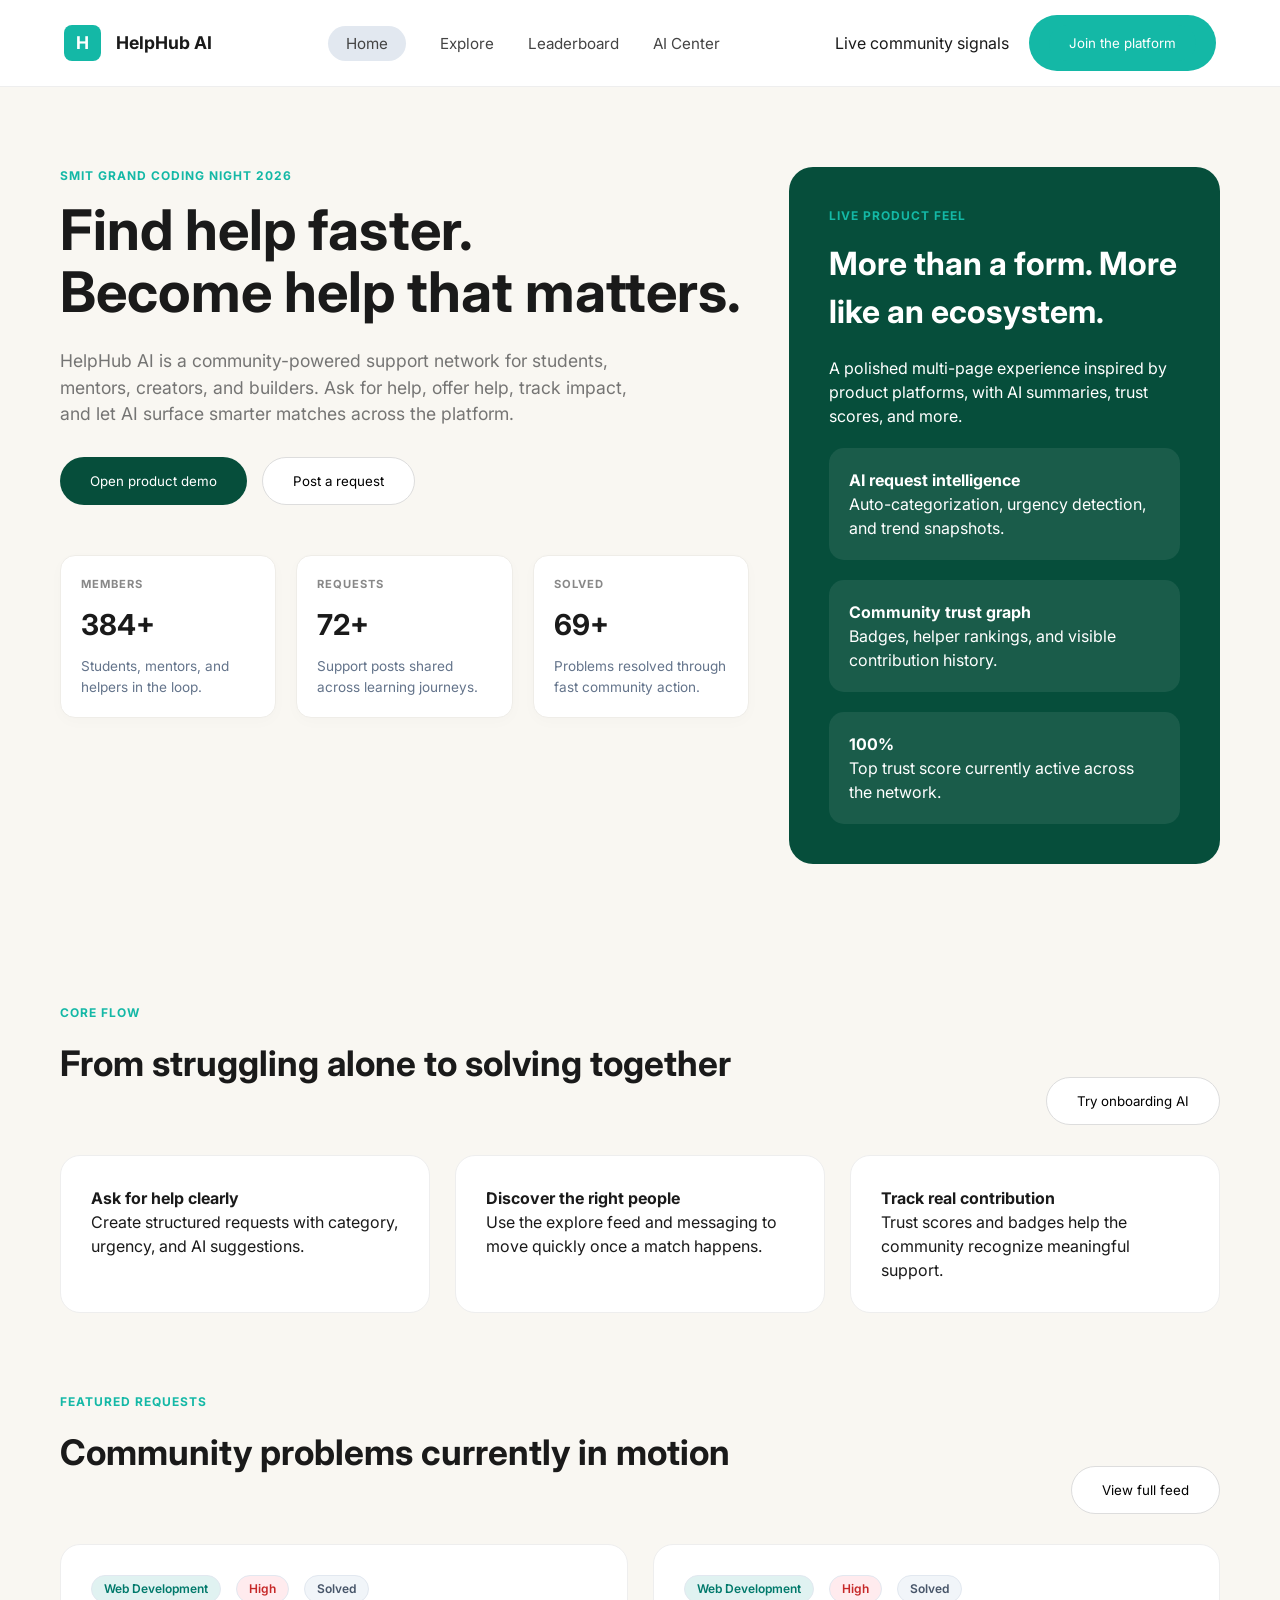
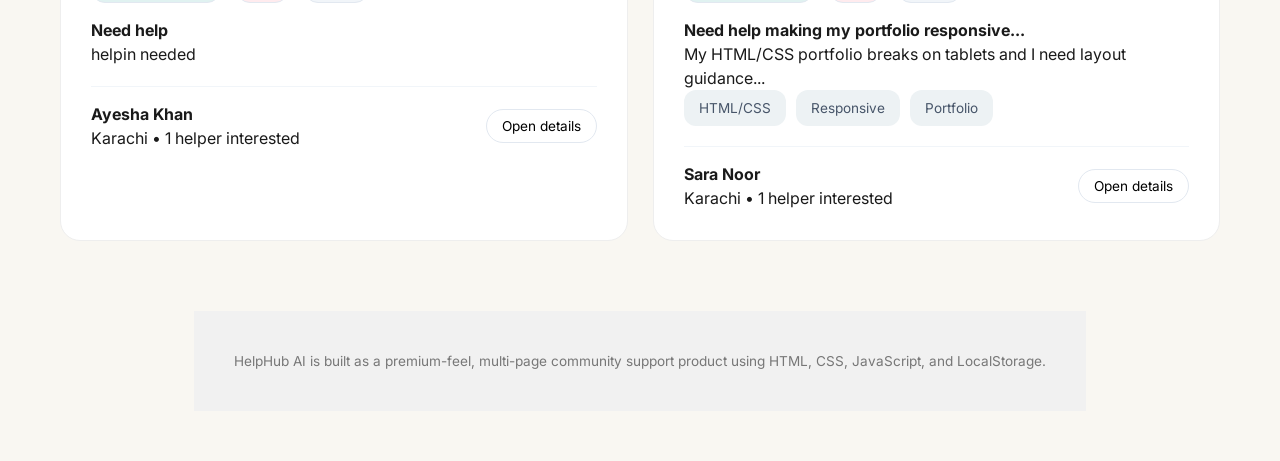
<file: hathkhoun websites/index.html>
<!DOCTYPE html>
<html lang="en">
<head>
    <meta charset="UTF-8">
    <meta name="viewport" content="width=device-width, initial-scale=1.0">
    <title>HelpHub AI - Landing Page</title>
    <link rel="stylesheet" href="style.css">
    <link href="https://fonts.googleapis.com/css2?family=Inter:wght@400;500;600;700&display=swap" rel="stylesheet">
</head>
<body>

    <header class="navbar">
        <div class="logo">
            <span class="logo-box">H</span> HelpHub AI
        </div>
        <nav>
            <a href="./index.html" class="active">Home</a>
            <a href="./explore.html">Explore</a>
            <a href="./leaderboard.html">Leaderboard</a>
            <a href="./aicenter.html">AI Center</a>
        </nav>
        <div class="nav-right">
            <span class="signals">Live community signals</span>
            <a class="btn-primary" href="./login.html">
   <button class="btn-primary">Join the platform</button>
</a>
           
        </div>
    </header>

    <main class="wrapper">
        <section class="hero-grid">
            <div class="hero-content">
                <p class="tagline">SMIT GRAND CODING NIGHT 2026</p>
                <h1>Find help faster.<br>Become help that matters.</h1>
                <p class="sub-text">HelpHub AI is a community-powered support network for students, mentors, creators, and builders. Ask for help, offer help, track impact, and let AI surface smarter matches across the platform.</p>
                <div class="hero-btns">
                    <button class="btn-dark">Open product demo</button>
                    <button class="btn-light">Post a request</button>
                </div>
                <div class="stats-row">
                    <div class="stat-card">
                        <p class="label">MEMBERS</p>
                        <h3>384+</h3>
                        <p>Students, mentors, and helpers in the loop.</p>
                    </div>
                    <div class="stat-card">
                        <p class="label">REQUESTS</p>
                        <h3>72+</h3>
                        <p>Support posts shared across learning journeys.</p>
                    </div>
                    <div class="stat-card">
                        <p class="label">SOLVED</p>
                        <h3>69+</h3>
                        <p>Problems resolved through fast community action.</p>
                    </div>
                </div>
            </div>

            <div class="side-feature">
                <p class="tagline">LIVE PRODUCT FEEL</p>
                <h2 class="h2">More than a form. More like an ecosystem.</h2>
                <p>A polished multi-page experience inspired by product platforms, with AI summaries, trust scores, and more.</p>
                <div class="feature-item">
                    <h4>AI request intelligence</h4>
                    <p>Auto-categorization, urgency detection, and trend snapshots.</p>
                </div>
                <div class="feature-item">
                    <h4>Community trust graph</h4>
                    <p>Badges, helper rankings, and visible contribution history.</p>
                </div>
                <div class="feature-item">
                    <h4>100%</h4>
                    <p>Top trust score currently active across the network.</p>
                </div>
            </div>
        </section>

        <section class="core-flow">
            <div class="section-header">
                <div>
                    <p class="tagline">CORE FLOW</p>
                    <h2>From struggling alone to solving together</h2>
                </div>
                <button class="btn-light">Try onboarding AI</button>
            </div>
            <div class="flow-grid">
                <div class="flow-card">
                    <h4>Ask for help clearly</h4>
                    <p>Create structured requests with category, urgency, and AI suggestions.</p>
                </div>
                <div class="flow-card">
                    <h4>Discover the right people</h4>
                    <p>Use the explore feed and messaging to move quickly once a match happens.</p>
                </div>
                <div class="flow-card">
                    <h4>Track real contribution</h4>
                    <p>Trust scores and badges help the community recognize meaningful support.</p>
                </div>
            </div>
        </section>

        <section class="requests-section">
            <div class="section-header">
                <div>
                    <p class="tagline">FEATURED REQUESTS</p>
                    <h2>Community problems currently in motion</h2>
                </div>
                <button class="btn-light">View full feed</button>
            </div>
            <div class="request-grid">
                <div class="request-card">
                    <div class="tags">
                        <span class="tag tech">Web Development</span>
                        <span class="tag high">High</span>
                        <span class="tag solved">Solved</span>
                    </div>
                    <h4>Need help</h4>
                    <p>helpin needed</p>
                    <div class="card-footer">
                        <div>
                            <strong>Ayesha Khan</strong>
                            <p>Karachi • 1 helper interested</p>
                        </div>
                        <button class="btn-open">Open details</button>
                    </div>
                </div>
                <div class="request-card">
                    <div class="tags">
                        <span class="tag tech">Web Development</span>
                        <span class="tag high">High</span>
                        <span class="tag solved">Solved</span>
                    </div>
                    <h4>Need help making my portfolio responsive...</h4>
                    <p>My HTML/CSS portfolio breaks on tablets and I need layout guidance...</p>
                    <div class="inner-tags">
                        <span>HTML/CSS</span> <span>Responsive</span> <span>Portfolio</span>
                    </div>
                    <div class="card-footer">
                        <div>
                            <strong>Sara Noor</strong>
                            <p>Karachi • 1 helper interested</p>
                        </div>
                        <button class="btn-open">Open details</button>
                    </div>
                </div>
            </div>
        </section>
    </main>

    <footer class="main-footer">
        HelpHub AI is built as a premium-feel, multi-page community support product using HTML, CSS, JavaScript, and LocalStorage.
    </footer>

</body>
</html>
</file>
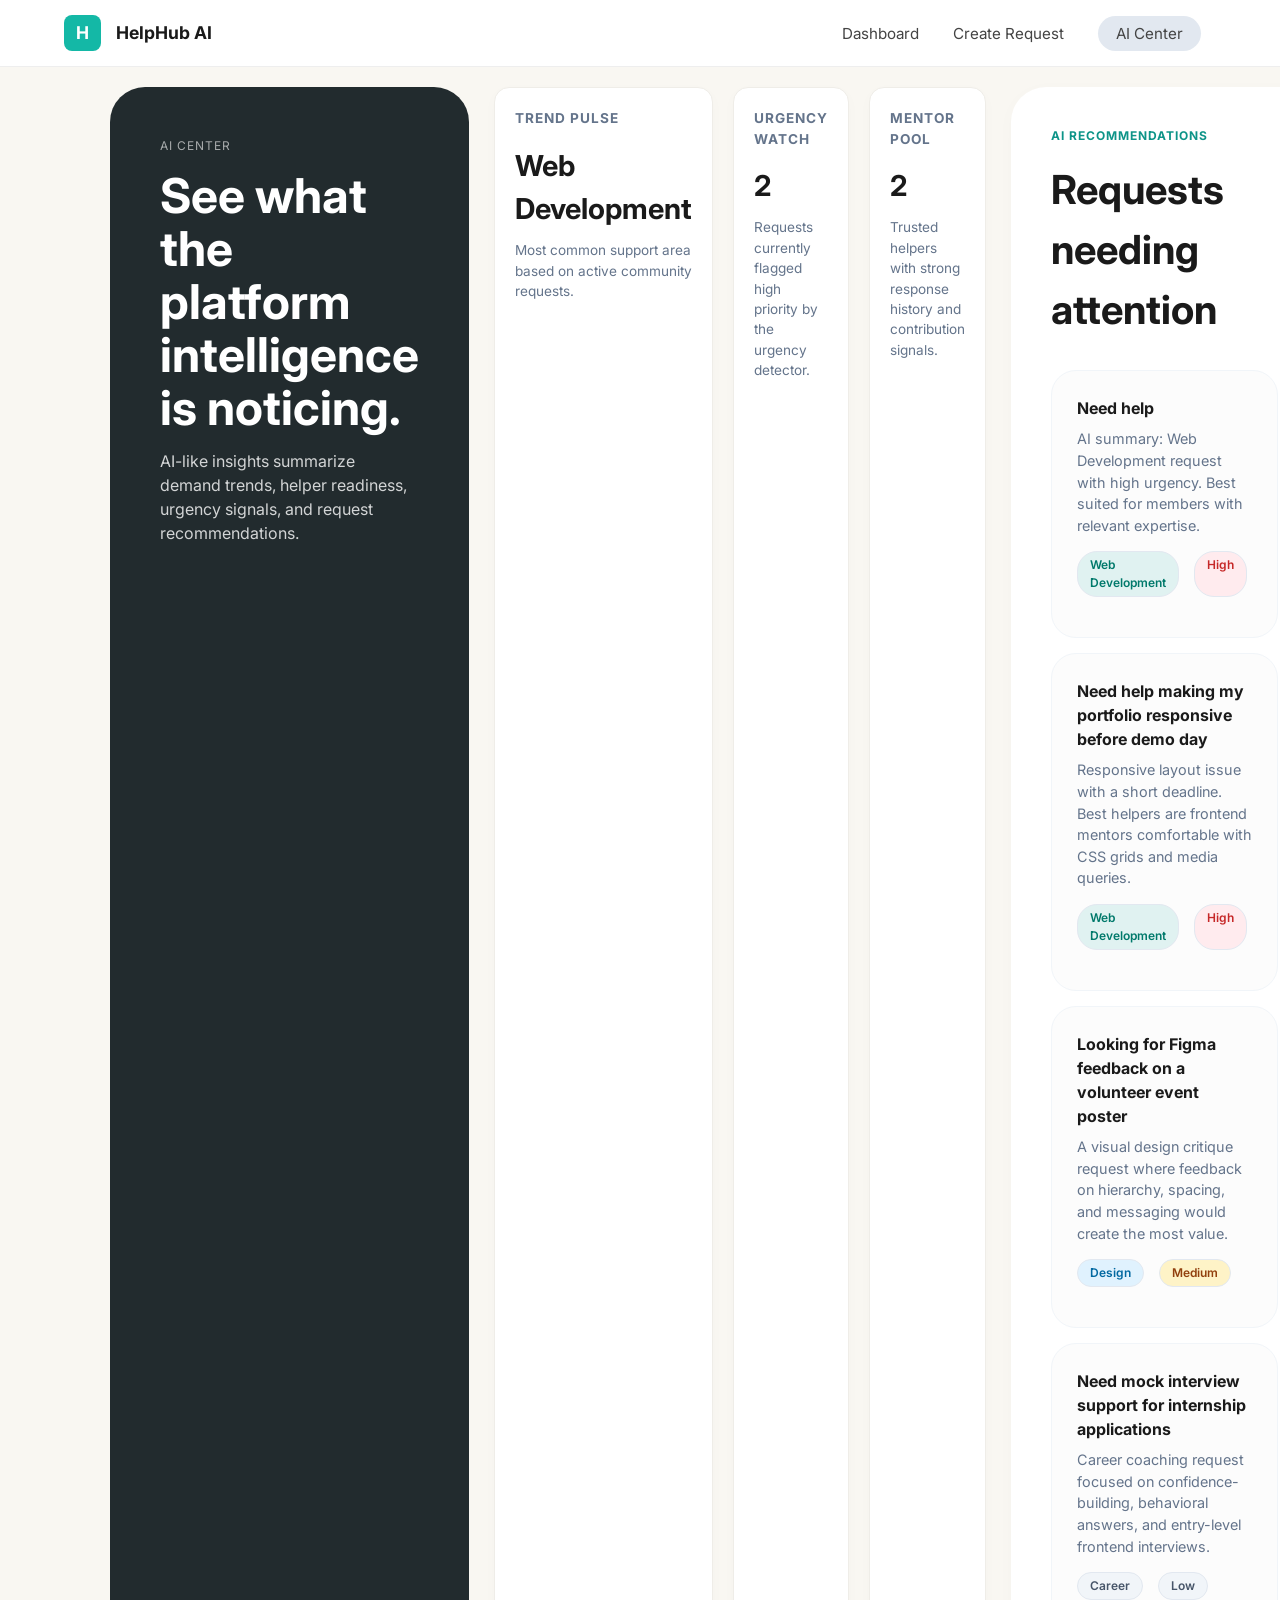
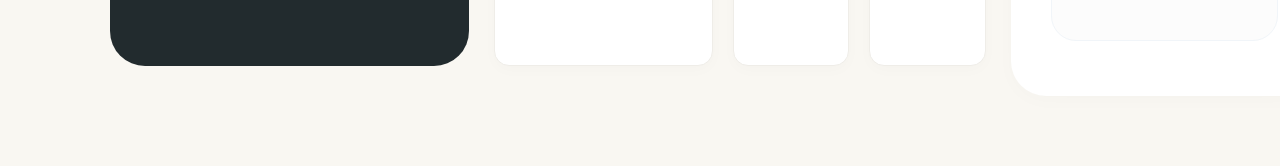
<file: hathkhoun websites/aicenter.html>
<!DOCTYPE html>
<html lang="en">
<head>
    <meta charset="UTF-8">
    <meta name="viewport" content="width=device-width, initial-scale=1.0">
    <title>HelpHub AI - AI Center</title>
    <link rel="stylesheet" href="style.css">
    <link href="https://fonts.googleapis.com/css2?family=Inter:wght@400;500;600;700&display=swap" rel="stylesheet">
</head>
<body>

    <header class="navbar">
        <div class="logo">
            <span class="logo-box">H</span> HelpHub AI
        </div>
        <nav>
            <a href="./index.html">Dashboard</a>
            <a href="./createrequest.html">Create Request</a>
            <a href="./aicenter.html" class="active">AI Center</a>
        </nav>
    </header>

    <main class="container">
        <section class="banner">
            <p class="label-muted">AI CENTER</p>
            <h1>See what the platform intelligence is noticing.</h1>
            <p class="banner-sub">AI-like insights summarize demand trends, helper readiness, urgency signals, and request recommendations.</p>
        </section>

        <div class="stats-row">
            <div class="stat-card">
                <p class="label-teal">TREND PULSE</p>
                <h3>Web Development</h3>
                <p>Most common support area based on active community requests.</p>
            </div>
            <div class="stat-card">
                <p class="label-teal">URGENCY WATCH</p>
                <h3>2</h3>
                <p>Requests currently flagged high priority by the urgency detector.</p>
            </div>
            <div class="stat-card">
                <p class="label-teal">MENTOR POOL</p>
                <h3>2</h3>
                <p>Trusted helpers with strong response history and contribution signals.</p>
            </div>
        </div>

        <section class="recommendations-card">
            <p class="label-teal">AI RECOMMENDATIONS</p>
            <h2 class="section-title">Requests needing attention</h2>

            <div class="req-list">
                <div class="req-item">
                    <strong>Need help</strong>
                    <p>AI summary: Web Development request with high urgency. Best suited for members with relevant expertise.</p>
                    <div class="tags">
                        <span class="tag tech">Web Development</span>
                        <span class="tag high">High</span>
                    </div>
                </div>

                <div class="req-item">
                    <strong>Need help making my portfolio responsive before demo day</strong>
                    <p>Responsive layout issue with a short deadline. Best helpers are frontend mentors comfortable with CSS grids and media queries.</p>
                    <div class="tags">
                        <span class="tag tech">Web Development</span>
                        <span class="tag high">High</span>
                    </div>
                </div>

                <div class="req-item">
                    <strong>Looking for Figma feedback on a volunteer event poster</strong>
                    <p>A visual design critique request where feedback on hierarchy, spacing, and messaging would create the most value.</p>
                    <div class="tags">
                        <span class="tag design">Design</span>
                        <span class="tag med">Medium</span>
                    </div>
                </div>

                <div class="req-item">
                    <strong>Need mock interview support for internship applications</strong>
                    <p>Career coaching request focused on confidence-building, behavioral answers, and entry-level frontend interviews.</p>
                    <div class="tags">
                        <span class="tag career">Career</span>
                        <span class="tag low">Low</span>
                    </div>
                </div>
            </div>
        </section>
    </main>

</body>
</html>
</file>
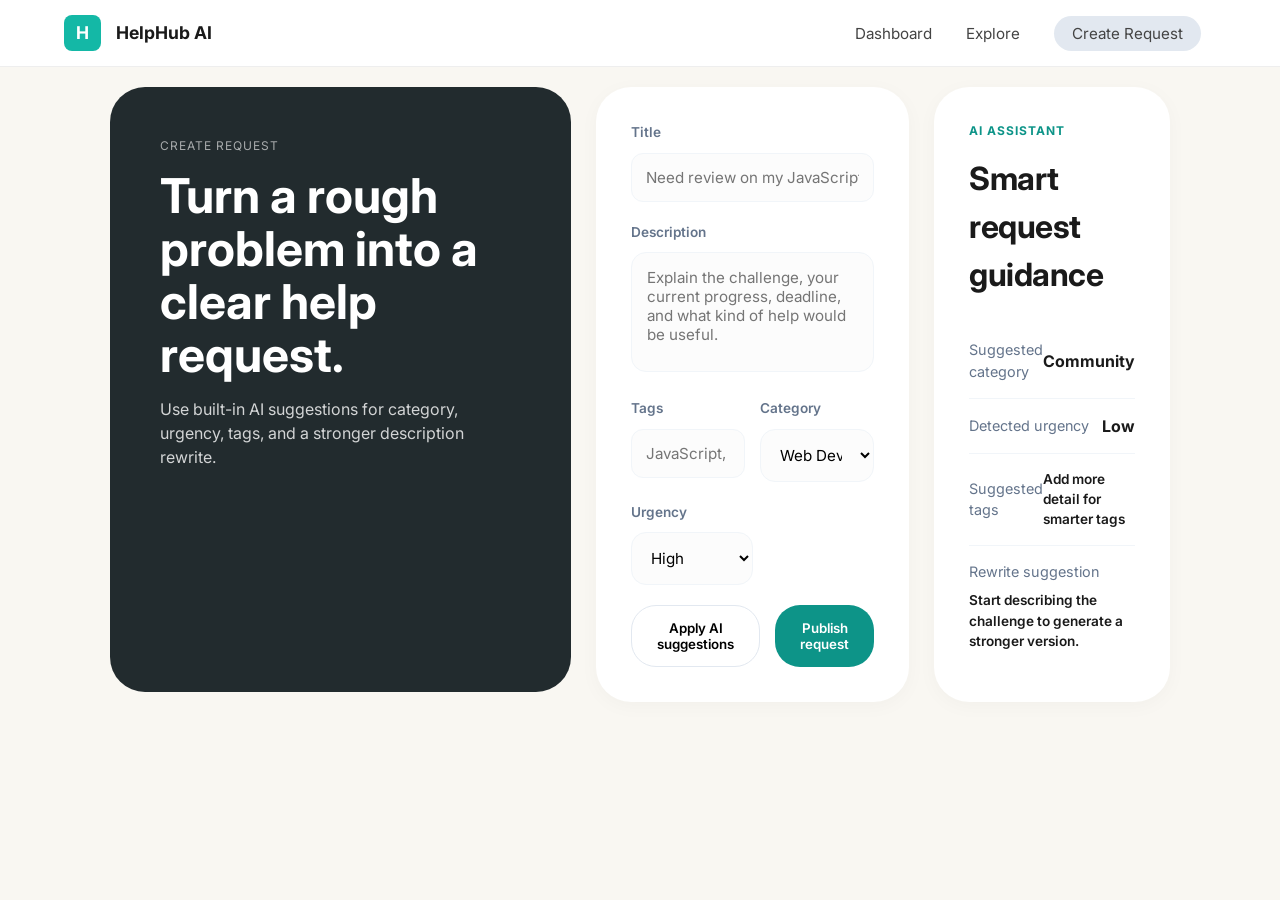
<file: hathkhoun websites/createrequest.html>
<!DOCTYPE html>
<html lang="en">
<head>
    <meta charset="UTF-8">
    <meta name="viewport" content="width=device-width, initial-scale=1.0">
    <title>HelpHub AI - Create Request</title>
    <link rel="stylesheet" href="style.css">
    <link href="https://fonts.googleapis.com/css2?family=Inter:wght@400;500;600;700&display=swap" rel="stylesheet">
</head>
<body>

    <header class="navbar">
        <div class="logo"><span class="logo-box">H</span> HelpHub AI</div>
        <nav>
            <a href="./index.html">Dashboard</a>
            <a href="./explore.html">Explore</a>
            <a href="./createrequest.html" class="active">Create Request</a>
        </nav>
    </header>

    <main class="container">
        <section class="banner">
            <p class="label-muted">CREATE REQUEST</p>
            <h1>Turn a rough problem into a clear help request.</h1>
            <p class="subtext">Use built-in AI suggestions for category, urgency, tags, and a stronger description rewrite.</p>
        </section>

        <div class="main-grid">
            <div class="card">
                <form class="request-form">
                    <div class="input-group">
                        <label>Title</label>
                        <input type="text" placeholder="Need review on my JavaScript quiz app before submission">
                    </div>

                    <div class="input-group">
                        <label>Description</label>
                        <textarea placeholder="Explain the challenge, your current progress, deadline, and what kind of help would be useful."></textarea>
                    </div>

                    <div class="form-row">
                        <div class="input-group">
                            <label>Tags</label>
                            <input type="text" placeholder="JavaScript, Debugging, Review">
                        </div>
                        <div class="input-group">
                            <label>Category</label>
                            <select>
                                <option>Web Development</option>
                                <option>Design</option>
                                <option>Career</option>
                            </select>
                        </div>
                    </div>

                    <div class="input-group width-half">
                        <label>Urgency</label>
                        <select>
                            <option>High</option>
                            <option>Medium</option>
                            <option>Low</option>
                        </select>
                    </div>

                    <div class="btn-group">
                        <button type="button" class="btn-outline">Apply AI suggestions</button>
                        <button type="submit" class="btn-solid">Publish request</button>
                    </div>
                </form>
            </div>

            <div class="card guidance-card">
                <p class="label-teal">AI ASSISTANT</p>
                <h2>Smart request guidance</h2>

                <div class="guidance-item">
                    <span>Suggested category</span>
                    <strong>Community</strong>
                </div>
                <div class="guidance-item">
                    <span>Detected urgency</span>
                    <strong>Low</strong>
                </div>
                <div class="guidance-item">
                    <span>Suggested tags</span>
                    <p class="small-text">Add more detail for smarter tags</p>
                </div>
                <div class="guidance-item">
                    <span>Rewrite suggestion</span>
                    <p class="small-text">Start describing the challenge to generate a stronger version.</p>
                </div>
            </div>
        </div>
    </main>

</body>
</html>
</file>
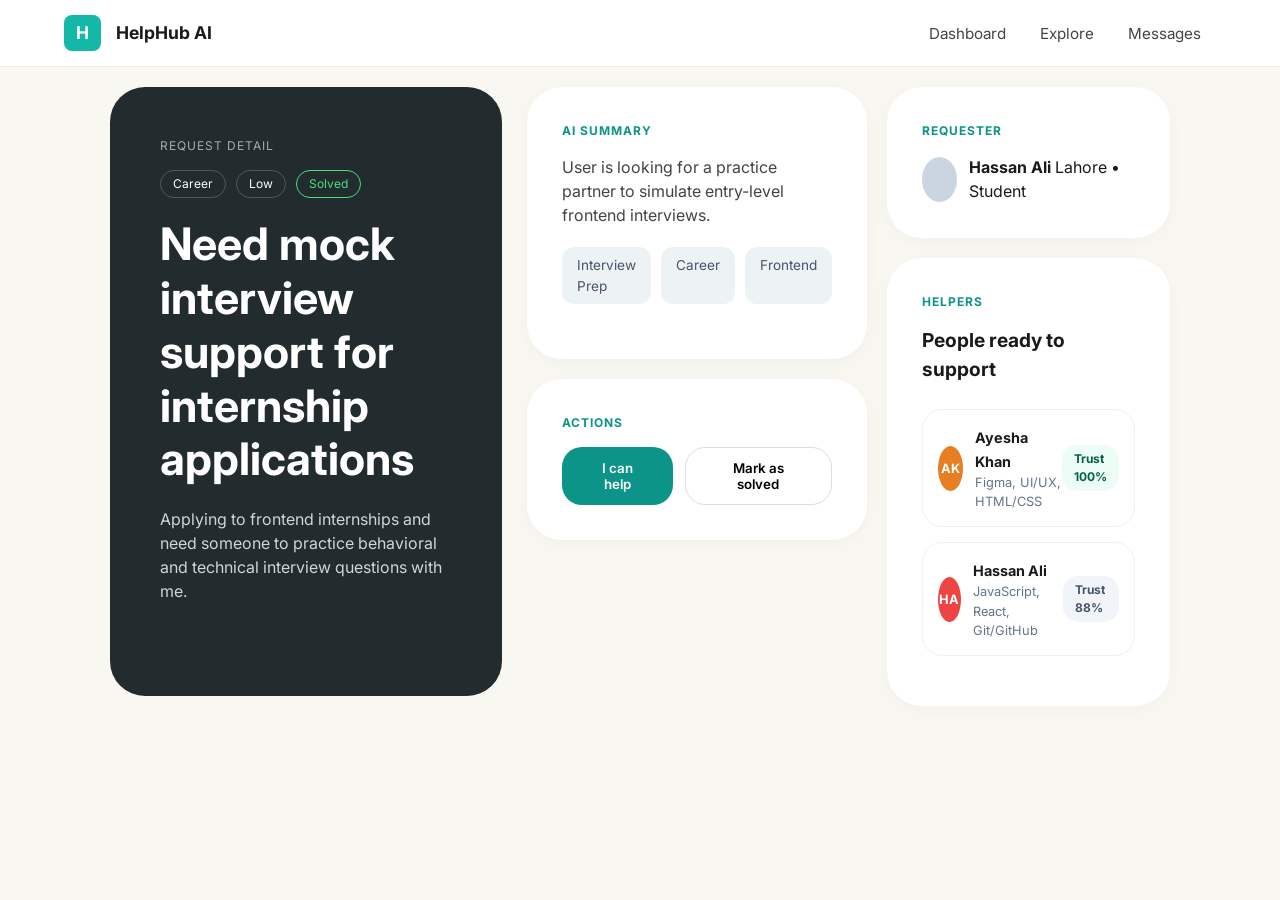
<file: hathkhoun websites/detail.html>
<!DOCTYPE html>
<html lang="en">
<head>
    <meta charset="UTF-8">
    <meta name="viewport" content="width=device-width, initial-scale=1.0">
    <title>HelpHub AI - Request Detail</title>
    <link rel="stylesheet" href="style.css">
    <link href="https://fonts.googleapis.com/css2?family=Inter:wght@400;500;600;700&display=swap" rel="stylesheet">
</head>
<body>

    <header class="navbar">
        <div class="logo"><span class="logo-box">H</span> HelpHub AI</div>
        <nav>
            <a href="./index.html">Dashboard</a>
            <a href="./explore.html">Explore</a>
            <a href="./message.html">Messages</a>
        </nav>
    </header>

    <main class="container">
        <section class="request-banner">
            <p class="label-muted">REQUEST DETAIL</p>
            <div class="banner-tags">
                <span class="tag-outline">Career</span>
                <span class="tag-outline">Low</span>
                <span class="tag-outline green">Solved</span>
            </div>
            <h1>Need mock interview support for internship applications</h1>
            <p class="banner-sub">Applying to frontend internships and need someone to practice behavioral and technical interview questions with me.</p>
        </section>

        <div class="detail-grid">
            
            <div class="left-col">
                <div class="card">
                    <p class="label-teal">AI SUMMARY</p>
                    <p class="summary-text">User is looking for a practice partner to simulate entry-level frontend interviews.</p>
                    <div class="inner-tags">
                        <span>Interview Prep</span>
                        <span>Career</span>
                        <span>Frontend</span>
                    </div>
                </div>

                <div class="card">
                    <p class="label-teal">ACTIONS</p>
                    <div class="action-btns">
                        <button class="btn-teal">I can help</button>
                        <button class="btn-white">Mark as solved</button>
                    </div>
                </div>
            </div>

            <div class="right-col">
                <div class="card requester-card">
                    <p class="label-teal">REQUESTER</p>
                    <div class="user-row">
                        <div class="avatar gray"></div>
                        <div class="user-meta">
                            <strong>Hassan Ali</strong>
                            <span>Lahore • Student</span>
                        </div>
                    </div>
                </div>

                <div class="card helpers-card">
                    <p class="label-teal">HELPERS</p>
                    <h3>People ready to support</h3>
                    
                    <div class="helper-item">
                        <div class="helper-main">
                            <div class="avatar orange">AK</div>
                            <div class="helper-info">
                                <strong>Ayesha Khan</strong>
                                <p>Figma, UI/UX, HTML/CSS</p>
                            </div>
                        </div>
                        <span class="trust-badge">Trust 100%</span>
                    </div>

                    <div class="helper-item">
                        <div class="helper-main">
                            <div class="avatar red">HA</div>
                            <div class="helper-info">
                                <strong>Hassan Ali</strong>
                                <p>JavaScript, React, Git/GitHub</p>
                            </div>
                        </div>
                        <span class="trust-badge faded">Trust 88%</span>
                    </div>
                </div>
            </div>

        </div>
    </main>

</body>
</html>
</file>
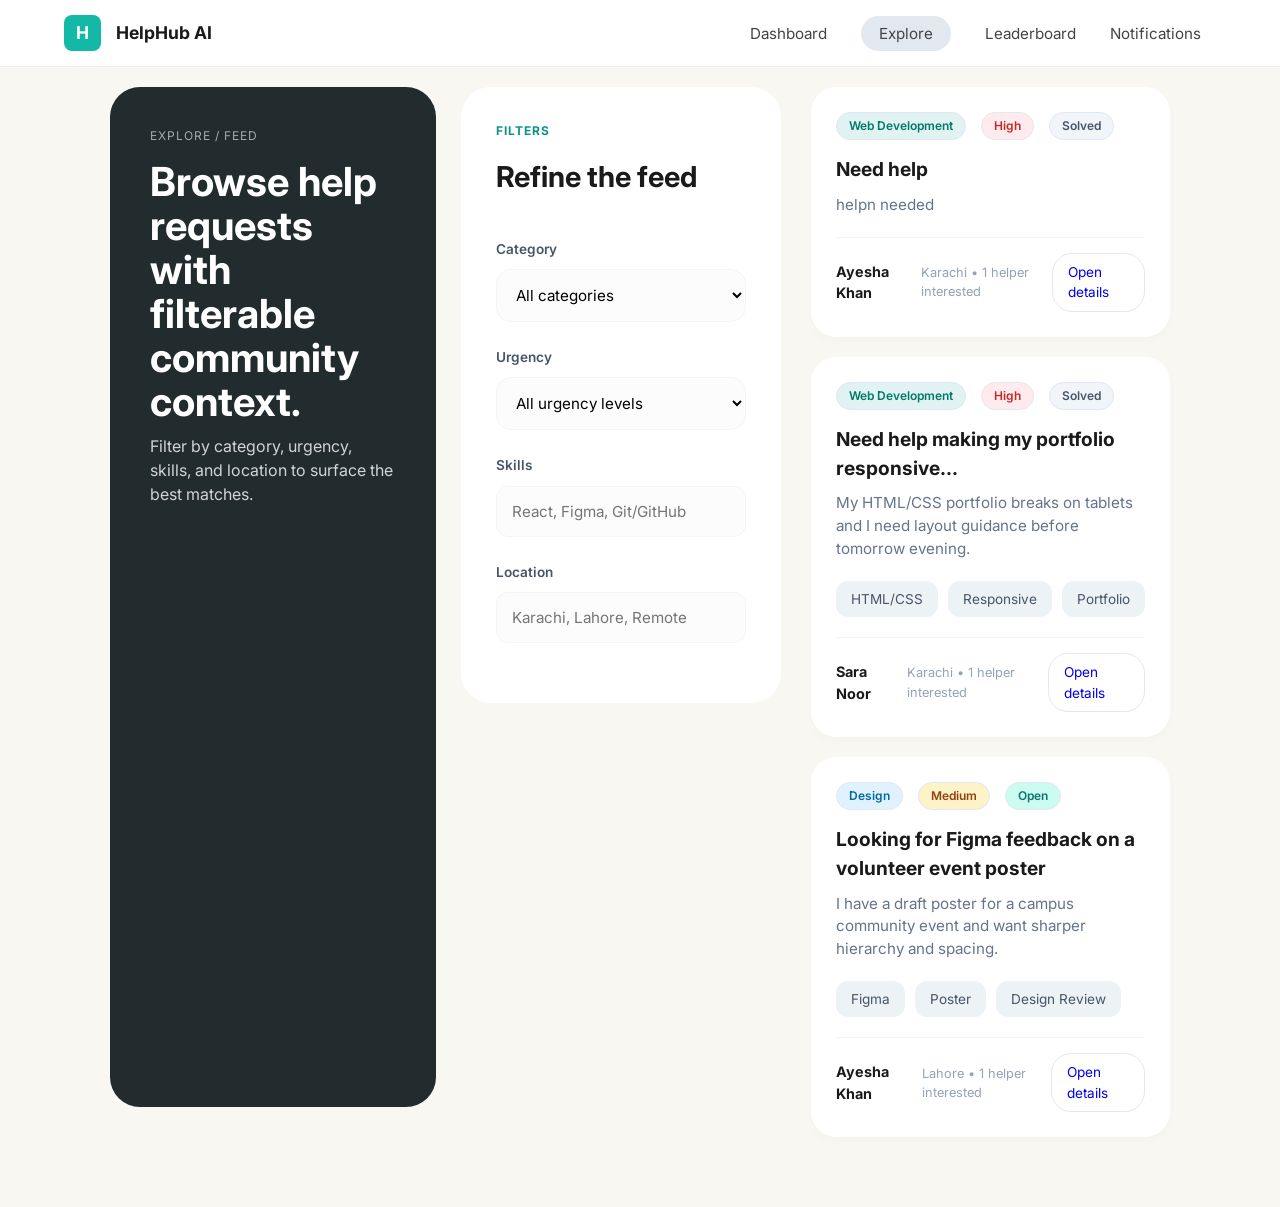
<file: hathkhoun websites/explore.html>
<!DOCTYPE html>
<html lang="en">
<head>
    <meta charset="UTF-8">
    <meta name="viewport" content="width=device-width, initial-scale=1.0">
    <title>HelpHub AI - Explore Feed</title>
    <link rel="stylesheet" href="style.css">
    <link href="https://fonts.googleapis.com/css2?family=Inter:wght@400;500;600;700&display=swap" rel="stylesheet">
</head>
<body>

    <header class="navbar">
        <div class="logo"><span class="logo-box">H</span> HelpHub AI</div>
        <nav>
            <a href="./index.html">Dashboard</a>
            <a href="./explore.html" class="active">Explore</a>
            <a href="./leaderboard.html">Leaderboard</a>
            <a href="./notificaton.html">Notifications</a>
        </nav>
    </header>

    <main class="container">
        <div class="header-banner">
            <p class="label-muted">EXPLORE / FEED</p>
            <h1>Browse help requests with filterable community context.</h1>
            <p class="subtext">Filter by category, urgency, skills, and location to surface the best matches.</p>
        </div>

        <div class="main-layout">
            <aside class="sidebar">
                <p class="label-teal">FILTERS</p>
                <h2>Refine the feed</h2>

                <div class="filter-group">
                    <label>Category</label>
                    <select><option>All categories</option></select>
                </div>

                <div class="filter-group">
                    <label>Urgency</label>
                    <select><option>All urgency levels</option></select>
                </div>

                <div class="filter-group">
                    <label>Skills</label>
                    <input type="text" placeholder="React, Figma, Git/GitHub">
                </div>

                <div class="filter-group">
                    <label>Location</label>
                    <input type="text" placeholder="Karachi, Lahore, Remote">
                </div>
            </aside>

            <section class="feed">
                <div class="feed-card">
                    <div class="tags">
                        <span class="tag tech">Web Development</span>
                        <span class="tag high">High</span>
                        <span class="tag solved">Solved</span>
                    </div>
                    <h3>Need help</h3>
                    <p class="post-desc">helpn needed</p>
                    <div class="card-footer">
                        <div class="user-info">
                            <strong>Ayesha Khan</strong>
                            <span>Karachi • 1 helper interested</span>
                        </div>
                        <a class="btn-open" href="./detail.html">Open details</a>
                    </div>
                </div>

                <div class="feed-card">
                    <div class="tags">
                        <span class="tag tech">Web Development</span>
                        <span class="tag high">High</span>
                        <span class="tag solved">Solved</span>
                    </div>
                    <h3>Need help making my portfolio responsive...</h3>
                    <p class="post-desc">My HTML/CSS portfolio breaks on tablets and I need layout guidance before tomorrow evening.</p>
                    <div class="inner-tags">
                        <span>HTML/CSS</span> <span>Responsive</span> <span>Portfolio</span>
                    </div>
                    <div class="card-footer">
                        <div class="user-info">
                            <strong>Sara Noor</strong>
                            <span>Karachi • 1 helper interested</span>
                        </div>
                        <a class="btn-open" href="./detail.html">Open details</a>
                    </div>
                </div>

                <div class="feed-card">
                    <div class="tags">
                        <span class="tag design">Design</span>
                        <span class="tag med">Medium</span>
                        <span class="tag open">Open</span>
                    </div>
                    <h3>Looking for Figma feedback on a volunteer event poster</h3>
                    <p class="post-desc">I have a draft poster for a campus community event and want sharper hierarchy and spacing.</p>
                    <div class="inner-tags">
                        <span>Figma</span> <span>Poster</span> <span>Design Review</span>
                    </div>
                    <div class="card-footer">
                        <div class="user-info">
                            <strong>Ayesha Khan</strong>
                            <span>Lahore • 1 helper interested</span>
                        </div>
                        <a class="btn-open" href="./detail.html">Open details</a>
                    </div>
                </div>
            </section>
        </div>
    </main>

</body>
</html>
</file>
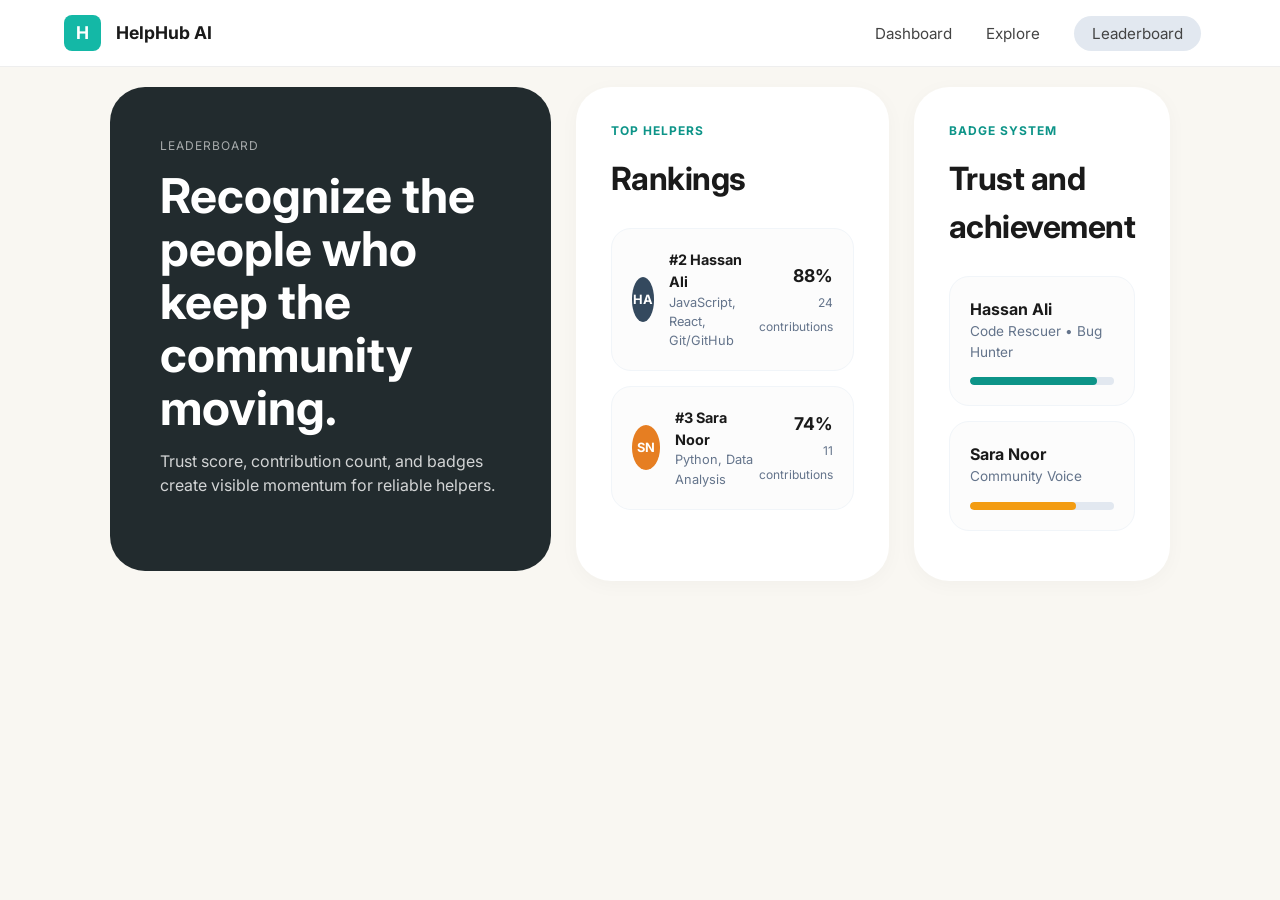
<file: hathkhoun websites/leaderboard.html>
<!DOCTYPE html>
<html lang="en">
<head>
    <meta charset="UTF-8">
    <meta name="viewport" content="width=device-width, initial-scale=1.0">
    <title>HelpHub AI - Leaderboard</title>
    <link rel="stylesheet" href="style.css">
    <link href="https://fonts.googleapis.com/css2?family=Inter:wght@400;500;600;700&display=swap" rel="stylesheet">
</head>
<body>

    <header class="navbar">
        <div class="logo">
            <span class="logo-box">H</span> HelpHub AI
        </div>
        <nav>
            <a href="./index.html">Dashboard</a>
            <a href="./explore.html">Explore</a>
            <a href="./leaderboard.html" class="active">Leaderboard</a>
        </nav>
    </header>

    <main class="container">
        <section class="banner">
            <p class="label-muted">LEADERBOARD</p>
            <h1>Recognize the people who keep the community moving.</h1>
            <p class="subtext">Trust score, contribution count, and badges create visible momentum for reliable helpers.</p>
        </section>

        <div class="grid-layout">
            
            <div class="card">
                <p class="label-teal">TOP HELPERS</p>
                <h2>Rankings</h2>
                
                <div class="rank-list">
                    <div class="rank-item">
                        <div class="user-info">
                            <div class="avatar dark">HA</div>
                            <div>
                                <strong>#2 Hassan Ali</strong>
                                <p>JavaScript, React, Git/GitHub</p>
                            </div>
                        </div>
                        <div class="stats">
                            <strong>88%</strong>
                            <span>24 contributions</span>
                        </div>
                    </div>

                    <div class="rank-item">
                        <div class="user-info">
                            <div class="avatar orange">SN</div>
                            <div>
                                <strong>#3 Sara Noor</strong>
                                <p>Python, Data Analysis</p>
                            </div>
                        </div>
                        <div class="stats">
                            <strong>74%</strong>
                            <span>11 contributions</span>
                        </div>
                    </div>
                </div>
            </div>

            <div class="card">
                <p class="label-teal">BADGE SYSTEM</p>
                <h2>Trust and achievement</h2>

                <div class="achievement-list">
                    <div class="achievement-item">
                        <div class="user-header">
                            <strong>Hassan Ali</strong>
                            <p>Code Rescuer • Bug Hunter</p>
                        </div>
                        <div class="progress-container">
                            <div class="progress-bar teal" style="width: 88%;"></div>
                        </div>
                    </div>

                    <div class="achievement-item">
                        <div class="user-header">
                            <strong>Sara Noor</strong>
                            <p>Community Voice</p>
                        </div>
                        <div class="progress-container">
                            <div class="progress-bar orange" style="width: 74%;"></div>
                        </div>
                    </div>
                </div>
            </div>

        </div>
    </main>

</body>
</html>
</file>
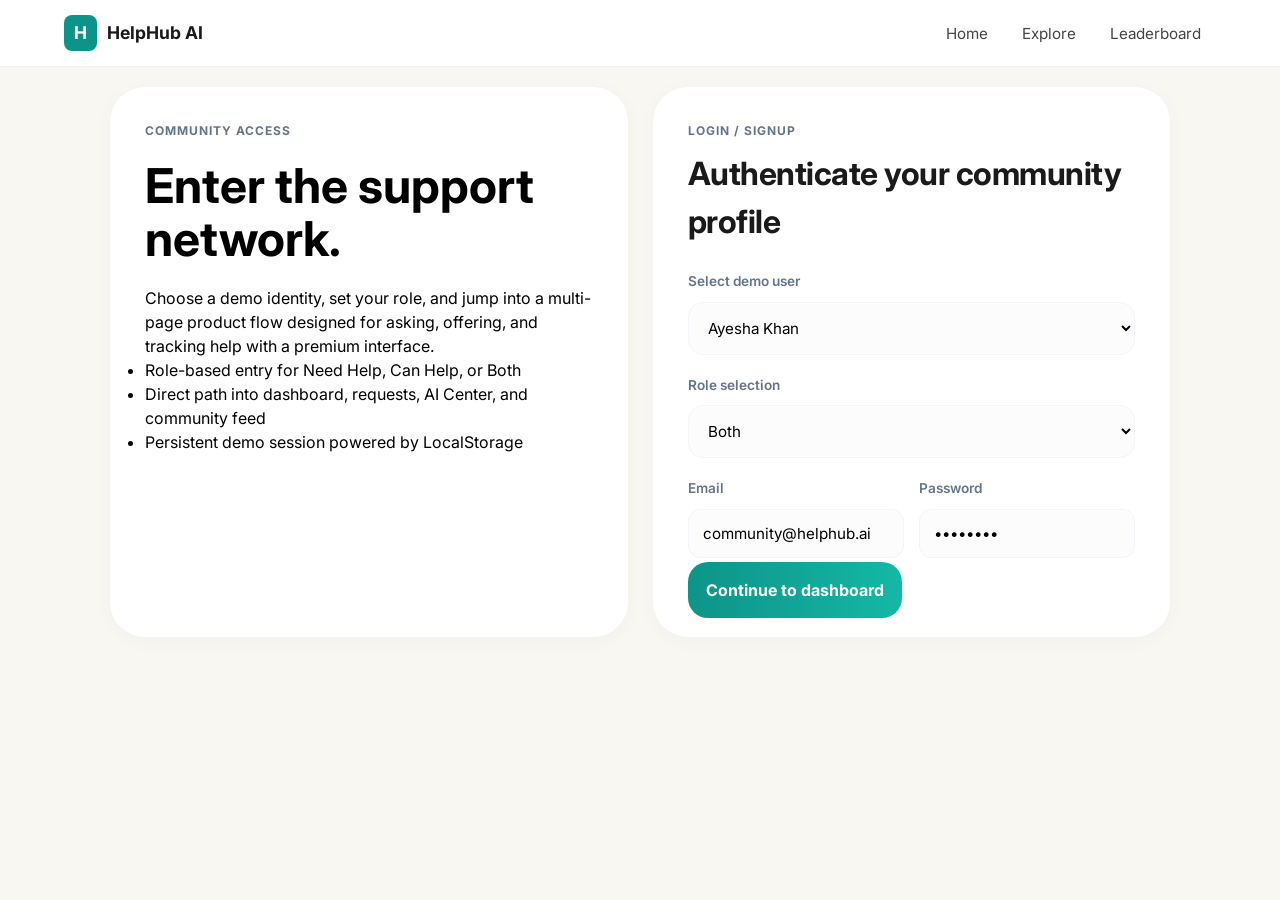
<file: hathkhoun websites/login.html>
<!DOCTYPE html>
<html lang="en">
<head>
    <meta charset="UTF-8">
    <meta name="viewport" content="width=device-width, initial-scale=1.0">
    <title>Helphub AI - Login</title>
    <link rel="stylesheet" href="style.css">
    <link href="https://fonts.googleapis.com/css2?family=Inter:wght@400;600;700&display=swap" rel="stylesheet">
</head>
<body>

    <header class="navbar">
        <div class="logo">
            <span class="logo-icon">H</span> <strong>HelpHub AI</strong>
        </div>
        <nav>
            <a href="./index.html">Home</a>
            <a href="./explore.html">Explore</a>
            <a href="./leaderboard.html">Leaderboard</a>
        </nav>
    </header>

    <main class="container">
        <div class="card dark-card">
            <p class="label">COMMUNITY ACCESS</p>
            <h1 class="h1">Enter the support network.</h1>
            <p class="h1" class="description">
                Choose a demo identity, set your role, and jump into a multi-page product flow designed for asking, offering, and tracking help with a premium interface.
            </p>
            <ul class="h1" class="features">
                <li>Role-based entry for Need Help, Can Help, or Both</li>
                <li>Direct path into dashboard, requests, AI Center, and community feed</li>
                <li>Persistent demo session powered by LocalStorage</li>
            </ul>
        </div>

        <div class="card light-card">
            <p class="label">LOGIN / SIGNUP</p>
            <h2>Authenticate your community profile</h2>
            
            <form>
                <div class="input-group">
                    <label>Select demo user</label>
                    <select>
                        <option>Ayesha Khan</option>
                    </select>
                </div>

                <div class="input-group">
                    <label>Role selection</label>
                    <select>
                        <option>Both</option>
                    </select>
                </div>

                <div class="row">
                    <div class="input-group">
                        <label>Email</label>
                        <input type="email" value="community@helphub.ai" readonly>
                    </div>
                    <div class="input-group">
                        <label>Password</label>
                        <input type="password" value="password" readonly>
                    </div>
                </div>
                     <a class="btn-submit" href="./profile.html">Continue to dashboard</a>
                <!-- <button type="submit" class="btn-submit">Continue to dashboard</button> -->
            </form>
        </div>
    </main>

</body>
</html>
</file>
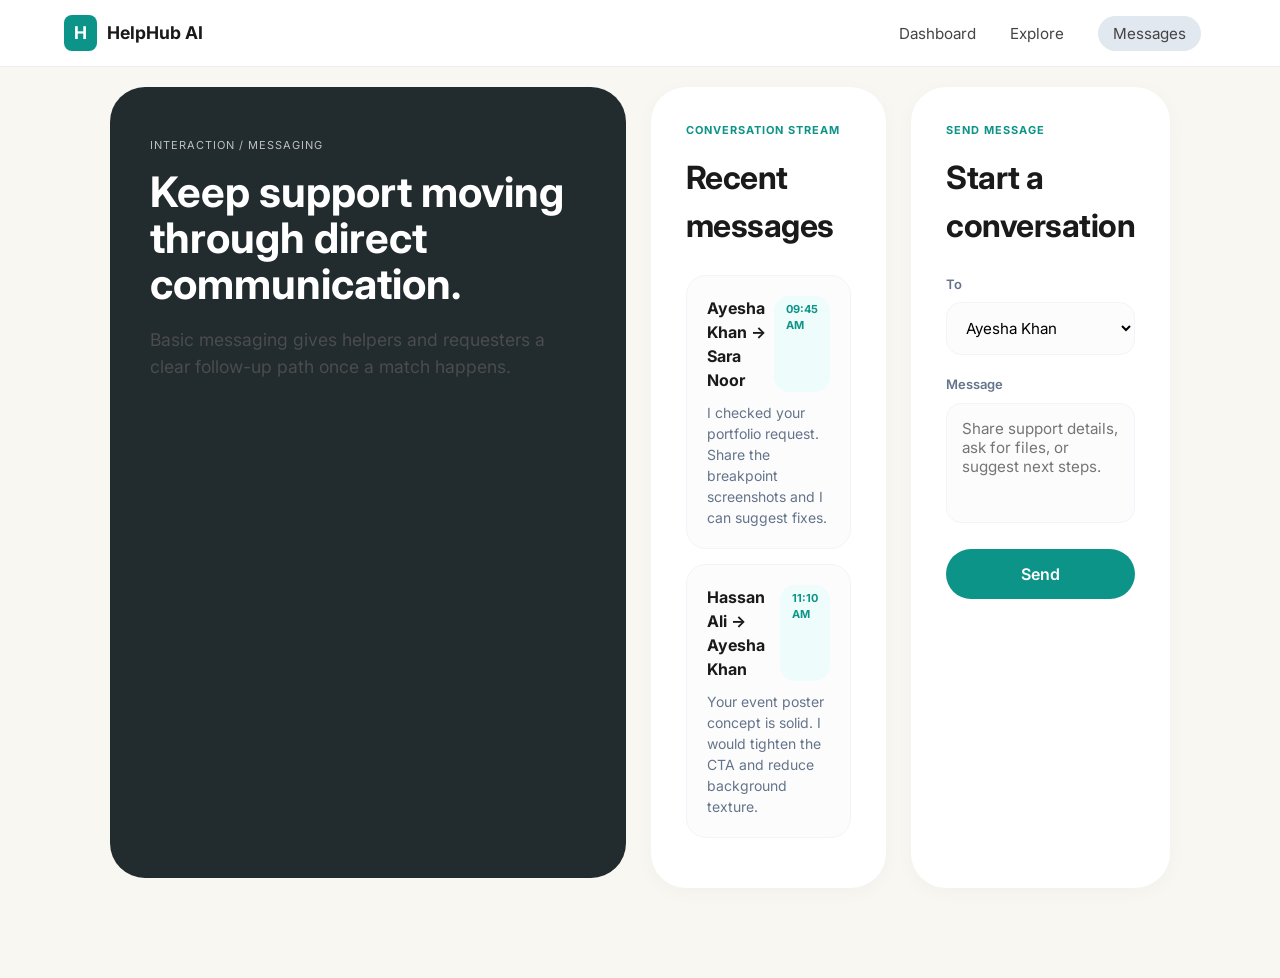
<file: hathkhoun websites/message.html>
<!DOCTYPE html>
<html lang="en">
<head>
    <meta charset="UTF-8">
    <meta name="viewport" content="width=device-width, initial-scale=1.0">
    <title>HelpHub AI - Responsive Design</title>
    <link rel="stylesheet" href="style.css">
    <link href="https://fonts.googleapis.com/css2?family=Inter:wght@400;500;600;700&display=swap" rel="stylesheet">
</head>
<body>

    <header class="navbar">
        <div class="logo">
            <span class="logo-icon">H</span> HelpHub AI
        </div>
        <nav>
            <a href="./index.html">Dashboard</a>
            <a href="./explore.html">Explore</a>
            <a href="./index.html" class="active-tab">Messages</a>
        </nav>
    </header>

    <main class="container">
        <section class="top-banner">
            <p class="small-label">INTERACTION / MESSAGING</p>
            <h1>Keep support moving through direct communication.</h1>
            <p class="sub-text">Basic messaging gives helpers and requesters a clear follow-up path once a match happens.</p>
        </section>

        <div class="content-grid">
            
            <div class="card">
                <p class="card-label">CONVERSATION STREAM</p>
                <h2>Recent messages</h2>
                
                <div class="list-item">
                    <div class="item-header">
                        <strong>Ayesha Khan → Sara Noor</strong>
                        <span class="time-badge">09:45 AM</span>
                    </div>
                    <p>I checked your portfolio request. Share the breakpoint screenshots and I can suggest fixes.</p>
                </div>

                <div class="list-item">
                    <div class="item-header">
                        <strong>Hassan Ali → Ayesha Khan</strong>
                        <span class="time-badge">11:10 AM</span>
                    </div>
                    <p>Your event poster concept is solid. I would tighten the CTA and reduce background texture.</p>
                </div>
            </div>

            <div class="card">
                <p class="card-label">SEND MESSAGE</p>
                <h2>Start a conversation</h2>
                
                <div class="form-group">
                    <label>To</label>
                    <select>
                        <option>Ayesha Khan</option>
                    </select>
                </div>

                <div class="form-group">
                    <label>Message</label>
                    <textarea placeholder="Share support details, ask for files, or suggest next steps."></textarea>
                </div>

                <button class="btn-send">Send</button>
            </div>

        </div>
    </main>

</body>
</html>
</file>
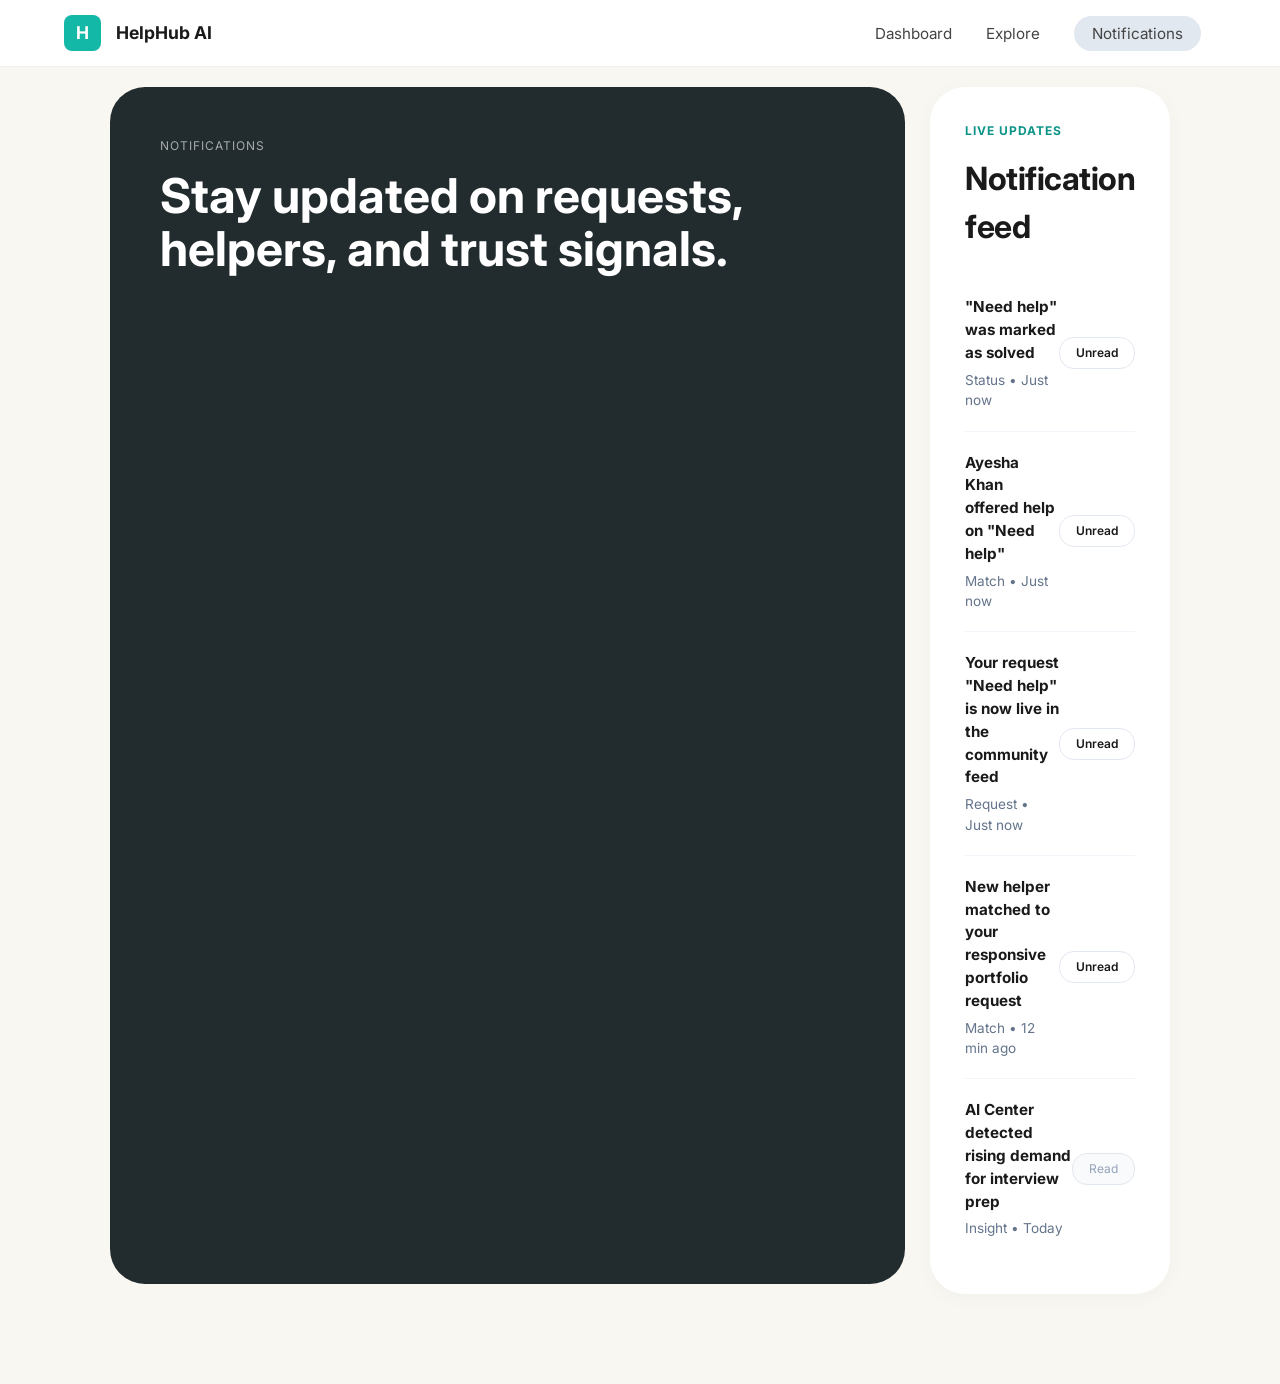
<file: hathkhoun websites/notificaton.html>
<!DOCTYPE html>
<html lang="en">
<head>
    <meta charset="UTF-8">
    <meta name="viewport" content="width=device-width, initial-scale=1.0">
    <title>HelpHub AI - Notifications</title>
    <link rel="stylesheet" href="style.css">
    <link href="https://fonts.googleapis.com/css2?family=Inter:wght@400;500;600;700&display=swap" rel="stylesheet">
</head>
<body>

    <header class="navbar">
        <div class="logo">
            <span class="logo-box">H</span> HelpHub AI
        </div>
        <nav>
            <a href="./index.html">Dashboard</a>
            <a href="./explore.html">Explore</a>
            <a href="./notificaton.html" class="active">Notifications</a>
        </nav>
    </header>

    <main class="container">
        <section class="banner">
            <p class="label-muted">NOTIFICATIONS</p>
            <h1>Stay updated on requests, helpers, and trust signals.</h1>
        </section>

        <div class="card">
            <p class="label-teal">LIVE UPDATES</p>
            <h2 class="feed-title">Notification feed</h2>
            
            <div class="notification-list">
                
                <div class="notif-item">
                    <div class="notif-content">
                        <strong>"Need help" was marked as solved</strong>
                        <p>Status • Just now</p>
                    </div>
                    <span class="badge unread">Unread</span>
                </div>

                <div class="notif-item">
                    <div class="notif-content">
                        <strong>Ayesha Khan offered help on "Need help"</strong>
                        <p>Match • Just now</p>
                    </div>
                    <span class="badge unread">Unread</span>
                </div>

                <div class="notif-item">
                    <div class="notif-content">
                        <strong>Your request "Need help" is now live in the community feed</strong>
                        <p>Request • Just now</p>
                    </div>
                    <span class="badge unread">Unread</span>
                </div>

                <div class="notif-item">
                    <div class="notif-content">
                        <strong>New helper matched to your responsive portfolio request</strong>
                        <p>Match • 12 min ago</p>
                    </div>
                    <span class="badge unread">Unread</span>
                </div>

                <div class="notif-item">
                    <div class="notif-content">
                        <strong>AI Center detected rising demand for interview prep</strong>
                        <p>Insight • Today</p>
                    </div>
                    <span class="badge read">Read</span>
                </div>

            </div>
        </div>
    </main>

</body>
</html>
</file>
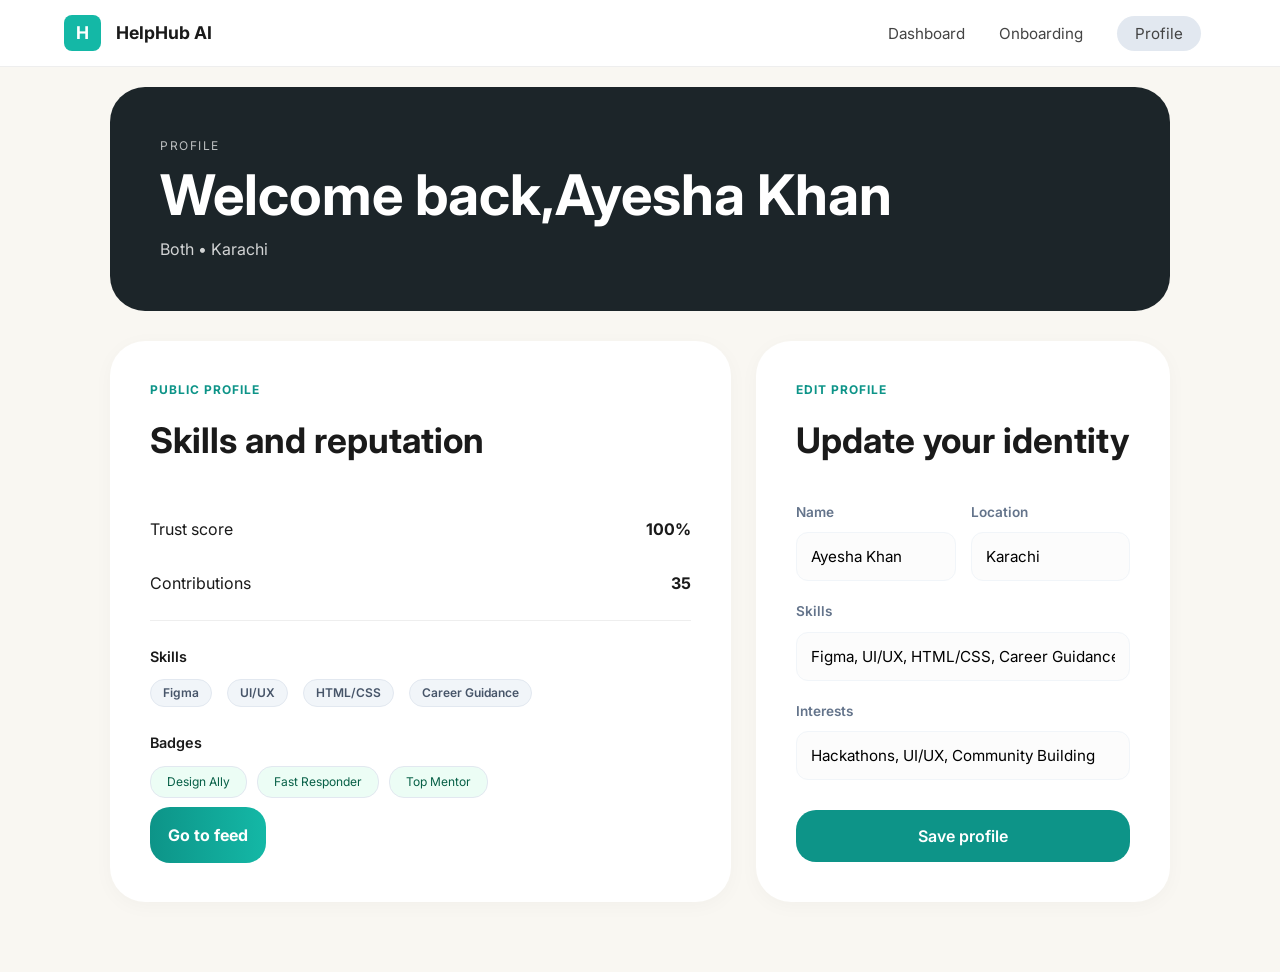
<file: hathkhoun websites/profile.html>
<!DOCTYPE html>
<html lang="en">
<head>
    <meta charset="UTF-8">
    <meta name="viewport" content="width=device-width, initial-scale=1.0">
    <title>HelpHub AI - Profile</title>
    <link rel="stylesheet" href="style.css">
    <link href="https://fonts.googleapis.com/css2?family=Inter:wght@400;500;600;700&display=swap" rel="stylesheet">
</head>
<body>

    <header class="navbar">
        <div class="logo">
            <span class="logo-box">H</span> HelpHub AI
        </div>
        <nav>
            <a href="./index.html">Dashboard</a>
            <a href="#">Onboarding</a>
            <a href="./profile.html" class="active">Profile</a>
        </nav>
    </header>

    <main class="profile-container">
        <section class="profile-banner">
            <p class="label-white">PROFILE</p>
            <h1>Welcome back,Ayesha Khan</h1>
            <p class="sub-label">Both • Karachi</p>
        </section>

        <div class="content-grid">
            
            <div class="profile-card">
                <p class="label-teal">PUBLIC PROFILE</p>
                <h2>Skills and reputation</h2>
                
                <div class="stat-line">
                    <span>Trust score</span>
                    <strong>100%</strong>
                </div>
                <div class="stat-line border-bottom">
                    <span>Contributions</span>
                    <strong>35</strong>
                </div>

                <div class="tags-section">
                    <p class="small-title">Skills</p>
                    <div class="tag-group">
                        <span class="tag">Figma</span>
                        <span class="tag">UI/UX</span>
                        <span class="tag">HTML/CSS</span>
                        <span class="tag">Career Guidance</span>
                    </div>
                </div>

                <div class="tags-section">
                    <p class="small-title">Badges</p>
                    <div class="tag-group">
                        <span class="badge">Design Ally</span>
                        <span class="badge">Fast Responder</span>
                        <span class="badge">Top Mentor</span>
                    </div>
                </div>
                <div>
                    <a class="btn-submit" href="./explore.html">Go to feed</a>
                </div>
            </div>

            <div class="profile-card edit-card">
                <p class="label-teal">EDIT PROFILE</p>
                <h2>Update your identity</h2>

                <form class="edit-form">
                    <div class="form-row">
                        <div class="input-group">
                            <label>Name</label>
                            <input type="text" value="Ayesha Khan">
                        </div>
                        <div class="input-group">
                            <label>Location</label>
                            <input type="text" value="Karachi">
                        </div>
                    </div>

                    <div class="input-group">
                        <label>Skills</label>
                        <input type="text" value="Figma, UI/UX, HTML/CSS, Career Guidance">
                    </div>

                    <div class="input-group">
                        <label>Interests</label>
                        <input type="text" value="Hackathons, UI/UX, Community Building">
                    </div>

                    <button type="submit" class="save-btn">Save profile</button>
                </form>
            </div>

        </div>
    </main>

</body>
</html>
</file>
<file: hathkhoun websites/style.css>
* {
    margin: 0;
    padding: 0;
    box-sizing: border-box;
    font-family: 'Inter', sans-serif;
}
.h1{
    color: black;
}
body {
    background-color: #f6f3e8; /* Light cream background */
    min-height: 100vh;
    display: flex;
    flex-direction: column;
    align-items: center;
}

/* Navbar Styling */
.navbar {
    width: 100%;
    padding: 20px 80px;
    display: flex;
    justify-content: space-between;
    align-items: center;
}

.logo {
    display: flex;
    align-items: center;
    gap: 10px;
    font-size: 1.1rem;
}

.logo-icon {
    background-color: #0d9488;
    color: white;
    padding: 5px 10px;
    border-radius: 8px;
    font-weight: bold;
}

nav a {
    text-decoration: none;
    color: #555;
    margin-left: 30px;
    font-size: 0.9rem;
}

/* Main Layout */
.container {
    display: flex;
    gap: 25px;
    padding: 50px;
    max-width: 1100px;
    width: 100%;
    margin-top: 20px;
}

.card {
    flex: 1;
    border-radius: 30px;
    padding: 50px;
    box-shadow: 0 10px 30px rgba(0,0,0,0.05);
}

/* Dark Card Styling */
.dark-card {
    background-color: #0b1c19; /* Very dark teal */
    color: white;
}

.dark-card h1 {
    font-size: 3rem;
    line-height: 1.1;
    margin: 20px 0;
}

.dark-card .description {
    color: #94a3b8;
    margin-bottom: 25px;
    line-height: 1.5;
}

.features {
    list-style: none;
}

.features li {
    margin-bottom: 12px;
    font-size: 0.95rem;
    color: #cbd5e1;
    display: flex;
    align-items: center;
}

.features li::before {
    content: "•";
    color: #94a3b8;
    margin-right: 10px;
}

/* Light Card Styling */
.light-card {
    background-color: white;
    color: #333;
}

.label {
    text-transform: uppercase;
    font-size: 0.75rem;
    letter-spacing: 1px;
    font-weight: bold;
    color: #64748b;
    margin-bottom: 10px;
}

.light-card h2 {
    font-size: 2.2rem;
    margin-bottom: 30px;
}

/* Form Elements */
.input-group {
    margin-bottom: 20px;
}

label {
    display: block;
    font-size: 0.85rem;
    margin-bottom: 8px;
    font-weight: 600;
}

select, input {
    width: 100%;
    padding: 15px;
    border: 1px solid #e2e8f0;
    border-radius: 12px;
    font-size: 1rem;
    background-color: #fcfcfc;
}

.row {
    display: flex;
    gap: 15px;
}

.btn-submit {
    width: 100%;
    padding: 18px;
    background: linear-gradient(to right, #0d9488, #14b8a6);
    color: white;
    border: none;
    border-radius: 20px;
    font-size: 1rem;
    font-weight: bold;
    cursor: pointer;
    margin-top: 10px;
    text-decoration: none;
}

.btn-submit:hover {
    opacity: 0.9;
}

/* Mobile Responsive */
@media (max-width: 850px) {
    .container {
        flex-direction: column;
    }
}

:root {
    --bg-color: #f6f4eb;
    --primary-teal: #0d9488;
    --dark-bg: #0b1c19;
    --text-main: #1a1a1a;
    --text-muted: #64748b;
}

* {
    margin: 0;
    padding: 0;
    box-sizing: border-box;
    font-family: 'Inter', sans-serif;
}

body {
    background-color: var(--bg-color);
    color: var(--text-main);
    line-height: 1.6;
}

/* Navbar */
.navbar {
    display: flex;
    justify-content: space-between;
    align-items: center;
    padding: 20px 5%;
}

.logo-box {
    background: var(--primary-teal);
    color: white;
    padding: 5px 10px;
    border-radius: 8px;
    font-weight: bold;
    margin-right: 5px;
}

nav a {
    text-decoration: none;
    color: var(--text-muted);
    margin: 0 15px;
    font-size: 0.9rem;
}

nav a.active {
    background: #e2e8f0;
    padding: 5px 15px;
    border-radius: 20px;
    color: var(--text-main);
}

.btn-primary {
    background: var(--primary-teal);
    color: white;
    border: none;
    padding: 10px 20px;
    border-radius: 25px;
    cursor: pointer;
}

/* Wrapper & Grids */
.wrapper {
    max-width: 1200px;
    margin: 0 auto;
    padding: 40px 20px;
}

.hero-grid {
    display: grid;
    grid-template-columns: 1.5fr 1fr;
    gap: 40px;
}

/* Hero Content */
.tagline {
    font-size: 0.7rem;
    font-weight: 700;
    letter-spacing: 1px;
    color: var(--text-muted);
    margin-bottom: 10px;
}

h1 {
    font-size: 4rem;
    line-height: 1.1;
    margin-bottom: 20px;
}

.sub-text {
    font-size: 1.1rem;
    color: var(--text-muted);
    margin-bottom: 30px;
    max-width: 600px;
}

.hero-btns {
    display: flex;
    gap: 15px;
    margin-bottom: 50px;
}

.btn-dark {
    background: var(--primary-teal);
    color: white;
    padding: 15px 30px;
    border-radius: 30px;
    border: none;
}

.btn-light {
    background: white;
    padding: 15px 30px;
    border-radius: 30px;
    border: 1px solid #ddd;
}

/* Stat Cards */
.stats-row {
    display: flex;
    gap: 20px;
}

.stat-card {
    background: #fffdf5;
    padding: 25px;
    border-radius: 20px;
    flex: 1;
    box-shadow: 0 4px 15px rgba(0,0,0,0.02);
}

.stat-card h3 {
    font-size: 2rem;
    margin: 10px 0;
}

.stat-card p {
    font-size: 0.85rem;
    color: var(--text-muted);
}

/* Side Feature Card */
.side-feature {
    background: var(--dark-bg);
    color: white;
    padding: 40px;
    border-radius: 30px;
}

.side-feature h2 {
    font-size: 2rem;
    margin: 15px 0;
}

.feature-item {
    background: #ffffff15;
    margin-top: 20px;
    padding: 20px;
    border-radius: 15px;
}

/* Core Flow & Sections */
.section-header {
    display: flex;
    justify-content: space-between;
    align-items: flex-end;
    margin: 80px 0 30px;
}

.flow-grid, .request-grid {
    display: grid;
    grid-template-columns: repeat(auto-fit, minmax(300px, 1fr));
    gap: 20px;
}

.flow-card, .request-card {
    background: white;
    padding: 30px;
    border-radius: 20px;
}

/* Request Cards Specific */
.tag {
    font-size: 0.7rem;
    padding: 4px 10px;
    border-radius: 15px;
    margin-right: 5px;
}

.tech { background: #dcfce7; color: #166534; }
.high { background: #fee2e2; color: #991b1b; }
.solved { background: #f1f5f9; color: #475569; }

.card-footer {
    display: flex;
    justify-content: space-between;
    align-items: center;
    margin-top: 20px;
    padding-top: 15px;
    border-top: 1px solid #eee;
}

.btn-open {
    background: #f8fafc;
    border: 1px solid #ddd;
    padding: 8px 15px;
    border-radius: 20px;
    text-decoration: none;
}

.main-footer {
    text-align: center;
    padding: 50px;
    font-size: 0.8rem;
    color: var(--text-muted);
}

:root {
    --bg-color: #f6f4eb;
    --dark-teal: #1f2937;
    --brand-teal: #0d9488;
    --card-bg: #ffffff;
    --text-muted: #64748b;
}

* {
    margin: 0;
    padding: 0;
    box-sizing: border-box;
    font-family: 'Inter', sans-serif;
}

body {
    background-color: var(--bg-color);
    padding-bottom: 50px;
}

/* Navbar */
.navbar {
    display: flex;
    justify-content: space-between;
    align-items: center;
    padding: 20px 8%;
}

.logo-box {
    background: var(--brand-teal);
    color: white;
    padding: 5px 10px;
    border-radius: 8px;
    font-weight: bold;
}

nav a {
    text-decoration: none;
    color: var(--text-muted);
    margin-left: 25px;
    font-size: 0.95rem;
}

nav a.active {
    background: #e2e8f0;
    padding: 8px 18px;
    border-radius: 20px;
    color: #1a1a1a;
}

/* Layout */
.profile-container {
    max-width: 1100px;
    margin: 0 auto;
    padding: 20px;
}

/* Header Banner */
.profile-banner {
    background-color: #1c2529; /* Dark charcoal */
    color: white;
    padding: 50px;
    border-radius: 35px;
    margin-bottom: 30px;
}

.profile-banner h1 {
    font-size: 3.5rem;
    margin: 10px 0;
}

.label-white {
    font-size: 0.75rem;
    letter-spacing: 1.5px;
    opacity: 0.7;
}

.sub-label {
    opacity: 0.8;
    font-size: 1rem;
}

/* Grid System */
.content-grid {
    display: grid;
    grid-template-columns: 1.2fr 0.8fr; /* Image jaisa layout */
    gap: 25px;
}

.profile-card {
    background: white;
    padding: 40px;
    border-radius: 35px;
    box-shadow: 0 4px 20px rgba(0,0,0,0.03);
}

.label-teal {
    color: var(--brand-teal);
    font-size: 0.75rem;
    font-weight: 700;
    letter-spacing: 1px;
    margin-bottom: 15px;
}

h2 {
    font-size: 2.2rem;
    margin-bottom: 30px;
    color: #1a1a1a;
}

/* Stats Section */
.stat-line {
    display: flex;
    justify-content: space-between;
    padding: 15px 0;
    font-size: 1rem;
}

.border-bottom {
    border-bottom: 1px solid #eee;
    padding-bottom: 25px;
    margin-bottom: 25px;
}

/* Tags & Badges */
.small-title {
    font-weight: 600;
    font-size: 0.9rem;
    margin-bottom: 12px;
}

.tag-group {
    display: flex;
    flex-wrap: wrap;
    gap: 10px;
    margin-bottom: 25px;
}

.tag {
    background: #f1f5f9;
    padding: 8px 16px;
    border-radius: 20px;
    font-size: 0.85rem;
    color: #475569;
    border: 1px solid #e2e8f0;
}

.badge {
    background: #ecfdf5;
    color: #065f46;
    padding: 8px 16px;
    border-radius: 20px;
    font-size: 0.85rem;
    border: 1px solid #d1fae5;
}

/* Edit Form */
.form-row {
    display: flex;
    gap: 15px;
}

.input-group {
    margin-bottom: 20px;
    flex: 1;
}

.input-group label {
    display: block;
    font-size: 0.8rem;
    font-weight: 600;
    margin-bottom: 8px;
    color: #64748b;
}

.input-group input {
    width: 100%;
    padding: 14px;
    border: 1px solid #f1f5f9;
    border-radius: 12px;
    background: #fcfcfc;
    font-size: 0.95rem;
}

.save-btn {
    width: 100%;
    background: var(--brand-teal);
    color: white;
    padding: 16px;
    border: none;
    border-radius: 20px;
    font-weight: 600;
    font-size: 1rem;
    cursor: pointer;
    margin-top: 10px;
}

/* Responsive */
@media (max-width: 900px) {
    .content-grid {
        grid-template-columns: 1fr;
    }
    .profile-banner h1 {
        font-size: 2.5rem;
    }
}


:root {
    --bg-color: #f6f4eb;
    --dark-bg: #2d3436;
    --teal: #0d9488;
    --card-bg: #ffffff;
    --border: #e2e8f0;
}

* { margin: 0; padding: 0; box-sizing: border-box; font-family: 'Inter', sans-serif; }

body { background-color: var(--bg-color); color: #1a1a1a; padding-bottom: 50px; }

/* Navbar */
.navbar { display: flex; justify-content: space-between; align-items: center; padding: 20px 5%; background: transparent; }
.logo-box { background: var(--teal); color: white; padding: 5px 10px; border-radius: 8px; font-weight: bold; }
nav a { text-decoration: none; color: #64748b; margin-left: 20px; font-size: 0.9rem; }
nav a.active { background: #d1d5db; padding: 8px 15px; border-radius: 20px; color: black; }

/* Header Banner */
.container { max-width: 1200px; margin: 0 auto; padding: 20px; }
.header-banner { background: var(--dark-bg); color: white; padding: 40px; border-radius: 30px; margin-bottom: 30px; }
.header-banner h1 { font-size: 2.5rem; margin: 10px 0; max-width: 800px; }
.label-muted { font-size: 0.7rem; letter-spacing: 1px; opacity: 0.6; }

/* Main Layout Grid */
.main-layout { display: grid; grid-template-columns: 320px 1fr; gap: 30px; }

/* Sidebar */
.sidebar { background: white; padding: 35px; border-radius: 30px; height: fit-content; }
.label-teal { color: var(--teal); font-weight: bold; font-size: 0.75rem; margin-bottom: 10px; }
.sidebar h2 { font-size: 1.8rem; margin-bottom: 40px; }

.filter-group { margin-bottom: 25px; }
.filter-group label { display: block; font-size: 0.85rem; font-weight: 600; margin-bottom: 10px; color: #475569; }
select, input { width: 100%; padding: 15px; border: 1px solid #f1f5f9; border-radius: 12px; background: #fcfcfc; outline: none; }

/* Feed Cards */
.feed { display: flex; flex-direction: column; gap: 20px; }
.feed-card { background: white; padding: 25px; border-radius: 25px; box-shadow: 0 4px 10px rgba(0,0,0,0.02); }
.tags { display: flex; gap: 8px; margin-bottom: 15px; }
.tag { padding: 4px 12px; border-radius: 15px; font-size: 0.75rem; font-weight: 600; }

/* Tag Colors */
.tech { background: #dcfce7; color: #166534; }
.high { background: #fee2e2; color: #991b1b; }
.solved { background: #f1f5f9; color: #475569; }
.design { background: #e0f2fe; color: #0369a1; }
.med { background: #fef3c7; color: #92400e; }
.open { background: #ccfbf1; color: #0f766e; }

.feed-card h3 { font-size: 1.2rem; margin-bottom: 10px; }
.post-desc { color: #64748b; font-size: 0.95rem; margin-bottom: 20px; }

.inner-tags { display: flex; gap: 8px; margin-bottom: 20px; }
.inner-tags span { background: #f1f5f9; padding: 5px 12px; border-radius: 10px; font-size: 0.8rem; color: #64748b; }

.card-footer { display: flex; justify-content: space-between; align-items: center; border-top: 1px solid #f1f5f9; padding-top: 15px; }
.user-info strong { display: block; font-size: 0.9rem; }
.user-info span { font-size: 0.8rem; color: #94a3b8; }
.btn-open { background: white; border: 1px solid #e2e8f0; padding: 8px 15px; border-radius: 20px; cursor: pointer; font-size: 0.85rem; }

/* --- MOBILE RESPONSIVE --- */
@media (max-width: 900px) {
    .main-layout { grid-template-columns: 1fr; } /* Ek ke niche ek ho jayega */
    .header-banner h1 { font-size: 1.8rem; }
    .navbar { padding: 15px; }
    nav { display: none; } /* Mobile par nav hide kar di for simplicity */
}



:root {
    --bg-color: #f7f5ed;
    --dark-bg: #222b2e;
    --teal: #0d9488;
    --card-bg: #fffdf9;
    --text-main: #1a1a1a;
}

* { margin: 0; padding: 0; box-sizing: border-box; font-family: 'Inter', sans-serif; }

body { background-color: var(--bg-color); color: var(--text-main); padding-bottom: 50px; }

/* Navbar */
.navbar { display: flex; justify-content: space-between; align-items: center; padding: 20px 8%; }
.logo-box { background: var(--teal); color: white; padding: 5px 10px; border-radius: 8px; font-weight: bold; }
nav a { text-decoration: none; color: #64748b; margin-left: 25px; font-size: 0.9rem; }

/* Container */
.container { max-width: 1100px; margin: 0 auto; padding: 20px; }

/* Banner Section */
.request-banner {
    background-color: var(--dark-bg);
    color: white;
    padding: 50px;
    border-radius: 35px;
    margin-bottom: 30px;
}
.label-muted { font-size: 0.75rem; opacity: 0.6; letter-spacing: 1px; margin-bottom: 15px; }
.banner-tags { display: flex; gap: 10px; margin-bottom: 20px; }
.tag-outline { border: 1px solid rgba(255,255,255,0.2); padding: 4px 12px; border-radius: 15px; font-size: 0.75rem; }
.tag-outline.green { color: #4ade80; border-color: #4ade80; }

.request-banner h1 { font-size: 2.8rem; line-height: 1.2; margin-bottom: 20px; }
.banner-sub { font-size: 1rem; opacity: 0.8; max-width: 800px; }

/* Content Grid */
.detail-grid { display: grid; grid-template-columns: 1.2fr 0.8fr; gap: 20px; }

.card {
    background: var(--card-bg);
    padding: 30px;
    border-radius: 30px;
    margin-bottom: 20px;
    box-shadow: 0 4px 10px rgba(0,0,0,0.02);
}

.label-teal { color: var(--teal); font-size: 0.75rem; font-weight: 700; margin-bottom: 15px; }

/* Left Col */
.summary-text { font-size: 1rem; color: #444; margin-bottom: 20px; }
.inner-tags { display: flex; gap: 10px; }
.inner-tags span { background: #edf2f4; padding: 8px 15px; border-radius: 12px; font-size: 0.85rem; color: #475569; }

.action-btns { display: flex; gap: 12px; }
.btn-teal { background: var(--teal); color: white; border: none; padding: 12px 25px; border-radius: 20px; font-weight: 600; cursor: pointer; }
.btn-white { background: white; border: 1px solid #ddd; padding: 12px 25px; border-radius: 20px; font-weight: 600; cursor: pointer; }

/* Right Col / Helper Items */
.helpers-card h3 { font-size: 1.2rem; margin-bottom: 25px; }
.helper-item {
    background: white;
    border: 1px solid #f1f1f1;
    padding: 15px;
    border-radius: 20px;
    display: flex;
    justify-content: space-between;
    align-items: center;
    margin-bottom: 15px;
}
.helper-main { display: flex; align-items: center; gap: 12px; }
.avatar { width: 45px; height: 45px; border-radius: 50%; display: flex; align-items: center; justify-content: center; font-weight: bold; color: white; font-size: 0.8rem; }
.avatar.orange { background: #f97316; }
.avatar.red { background: #ef4444; }
.avatar.gray { background: #cbd5e1; }

.helper-info strong { font-size: 0.9rem; }
.helper-info p { font-size: 0.8rem; color: #64748b; }

.trust-badge { background: #ecfdf5; color: #065f46; font-size: 0.75rem; padding: 5px 12px; border-radius: 15px; font-weight: bold; }
.trust-badge.faded { background: #f1f5f9; color: #475569; }

.user-row { display: flex; align-items: center; gap: 12px; }

/* --- MOBILE RESPONSIVE --- */
@media (max-width: 850px) {
    .detail-grid { grid-template-columns: 1fr; }
    .request-banner h1 { font-size: 2rem; }
    .request-banner { padding: 30px; }
    .action-btns { flex-direction: column; }
}


:root {
    --bg-color: #f7f5ed;
    --dark-bg: #2d3436;
    --teal: #0d9488;
    --orange: #f39c12;
    --card-bg: #ffffff;
    --text-muted: #64748b;
}

* {
    margin: 0;
    padding: 0;
    box-sizing: border-box;
    font-family: 'Inter', sans-serif;
}

body {
    background-color: var(--bg-color);
    color: #1a1a1a;
    padding-bottom: 50px;
}

/* Navbar */
.navbar {
    display: flex;
    justify-content: space-between;
    align-items: center;
    padding: 20px 8%;
}

.logo-box {
    background: var(--teal);
    color: white;
    padding: 5px 10px;
    border-radius: 8px;
    font-weight: bold;
}

nav a {
    text-decoration: none;
    color: var(--text-muted);
    margin-left: 25px;
    font-size: 0.9rem;
}

nav a.active {
    background: #e2e8f0;
    padding: 8px 18px;
    border-radius: 20px;
    color: black;
}

/* Container */
.container {
    max-width: 1100px;
    margin: 0 auto;
    padding: 20px;
}

/* Banner */
.banner {
    background: var(--dark-bg);
    color: white;
    padding: 50px;
    border-radius: 35px;
    margin-bottom: 30px;
}

.banner h1 {
    font-size: 2.8rem;
    line-height: 1.1;
    margin: 15px 0;
}

.label-muted {
    font-size: 0.75rem;
    opacity: 0.6;
    letter-spacing: 1px;
}

.subtext {
    opacity: 0.8;
    max-width: 600px;
}

/* Grid & Cards */
.grid-layout {
    display: grid;
    grid-template-columns: 1fr 1fr;
    gap: 25px;
}

.card {
    background: var(--card-bg);
    padding: 40px;
    border-radius: 35px;
    box-shadow: 0 4px 20px rgba(0,0,0,0.02);
}

.label-teal {
    color: var(--teal);
    font-size: 0.75rem;
    font-weight: 700;
    margin-bottom: 10px;
}

h2 {
    font-size: 2.2rem;
    margin-bottom: 35px;
}

/* Rank Items */
.rank-item {
    display: flex;
    justify-content: space-between;
    align-items: center;
    background: #fcfcfc;
    border: 1px solid #f1f5f9;
    padding: 20px;
    border-radius: 20px;
    margin-bottom: 15px;
}

.user-info {
    display: flex;
    align-items: center;
    gap: 15px;
}

.avatar {
    width: 45px;
    height: 45px;
    border-radius: 50%;
    display: flex;
    align-items: center;
    justify-content: center;
    color: white;
    font-weight: bold;
    font-size: 0.8rem;
}

.avatar.dark { background: #34495e; }
.avatar.orange { background: #e67e22; }

.user-info p {
    font-size: 0.8rem;
    color: var(--text-muted);
}

.stats {
    text-align: right;
}

.stats strong {
    display: block;
    font-size: 1.1rem;
}

.stats span {
    font-size: 0.75rem;
    color: var(--text-muted);
}

/* Achievement Bars */
.achievement-item {
    background: #fcfcfc;
    border: 1px solid #f1f5f9;
    padding: 20px;
    border-radius: 20px;
    margin-bottom: 15px;
}

.user-header {
    margin-bottom: 15px;
}

.user-header p {
    font-size: 0.85rem;
    color: var(--text-muted);
}

.progress-container {
    height: 8px;
    background: #e2e8f0;
    border-radius: 10px;
    overflow: hidden;
}

.progress-bar {
    height: 100%;
    border-radius: 10px;
}

.progress-bar.teal { background: var(--teal); }
.progress-bar.orange { background: var(--orange); }

/* Mobile Responsive */
@media (max-width: 900px) {
    .grid-layout {
        grid-template-columns: 1fr;
    }
    .banner h1 {
        font-size: 2rem;
    }
}


:root {
    --bg-color: #f7f5ed;
    --dark-bg: #222b2e;
    --teal: #0d9488;
    --card-bg: #ffffff;
    --text-muted: #64748b;
    --border-color: #f1f5f9;
}

* {
    margin: 0;
    padding: 0;
    box-sizing: border-box;
    font-family: 'Inter', sans-serif;
}

body {
    background-color: var(--bg-color);
    color: #1a1a1a;
    padding-bottom: 50px;
}

/* Navbar */
.navbar {
    display: flex;
    justify-content: space-between;
    align-items: center;
    padding: 20px 8%;
}

.logo-box {
    background: var(--teal);
    color: white;
    padding: 5px 10px;
    border-radius: 8px;
    font-weight: bold;
}

nav a {
    text-decoration: none;
    color: var(--text-muted);
    margin-left: 25px;
    font-size: 0.9rem;
}

nav a.active {
    background: #e2e8f0;
    padding: 8px 18px;
    border-radius: 20px;
    color: black;
}

/* Container */
.container {
    max-width: 1000px;
    margin: 0 auto;
    padding: 20px;
}

/* Banner */
.banner {
    background: var(--dark-bg);
    color: white;
    padding: 50px;
    border-radius: 35px;
    margin-bottom: 30px;
}

.banner h1 {
    font-size: 2.5rem;
    line-height: 1.2;
    margin-top: 15px;
    max-width: 700px;
}

.label-muted {
    font-size: 0.75rem;
    opacity: 0.6;
    letter-spacing: 1px;
}

/* Notification Card */
.card {
    background: var(--card-bg);
    padding: 40px;
    border-radius: 35px;
    box-shadow: 0 4px 20px rgba(0,0,0,0.02);
}

.label-teal {
    color: var(--teal);
    font-size: 0.75rem;
    font-weight: 700;
    margin-bottom: 10px;
}

.feed-title {
    font-size: 2rem;
    margin-bottom: 30px;
}

/* Notification List Items */
.notif-item {
    display: flex;
    justify-content: space-between;
    align-items: center;
    padding: 20px 0;
    border-bottom: 1px solid var(--border-color);
}

.notif-item:last-child {
    border-bottom: none;
}

.notif-content strong {
    display: block;
    font-size: 0.95rem;
    margin-bottom: 5px;
}

.notif-content p {
    font-size: 0.85rem;
    color: var(--text-muted);
}

/* Badges */
.badge {
    font-size: 0.75rem;
    padding: 6px 16px;
    border-radius: 15px;
    border: 1px solid #e2e8f0;
    cursor: pointer;
}

.badge.unread {
    background: #ffffff;
    color: #1a1a1a;
    font-weight: 600;
}

.badge.read {
    background: #f8fafc;
    color: #94a3b8;
}

.badge:hover {
    background: #f1f5f9;
}

/* Mobile Responsive */
@media (max-width: 768px) {
    .banner h1 {
        font-size: 1.8rem;
    }
    .card {
        padding: 25px;
    }
    .notif-item {
        flex-direction: column;
        align-items: flex-start;
        gap: 15px;
    }
    .badge {
        align-self: flex-end;
    }
}


:root {
    --bg-color: #f7f5ed;
    --dark-bg: #222b2e;
    --teal: #0d9488;
    --card-bg: #ffffff;
    --text-muted: #64748b;
}

* {
    margin: 0;
    padding: 0;
    box-sizing: border-box;
    font-family: 'Inter', sans-serif;
}

body {
    background-color: var(--bg-color);
    color: #1a1a1a;
    padding-bottom: 50px;
}

/* Navbar */
.navbar {
    display: flex;
    justify-content: space-between;
    align-items: center;
    padding: 20px 8%;
}

.logo-box {
    background: var(--teal);
    color: white;
    padding: 5px 10px;
    border-radius: 8px;
    font-weight: bold;
}

nav a {
    text-decoration: none;
    color: var(--text-muted);
    margin-left: 25px;
    font-size: 0.9rem;
}

nav a.active {
    background: #e2e8f0;
    padding: 8px 18px;
    border-radius: 20px;
    color: black;
}

/* Container */
.container {
    max-width: 1100px;
    margin: 0 auto;
    padding: 20px;
}

/* Banner */
.banner {
    background: var(--dark-bg);
    color: white;
    padding: 50px;
    border-radius: 35px;
    margin-bottom: 20px;
}

.banner h1 {
    font-size: 3rem;
    line-height: 1.1;
    margin: 15px 0;
    max-width: 800px;
}

.label-muted {
    font-size: 0.75rem;
    opacity: 0.6;
    letter-spacing: 1px;
}

.banner-sub {
    opacity: 0.8;
    max-width: 700px;
}

/* Stats Row */
.stats-row {
    display: flex;
    gap: 20px;
    margin-bottom: 30px;
}

.stat-card {
    flex: 1;
    background: #fdfdfd;
    padding: 30px;
    border-radius: 25px;
    border: 1px solid #f1f5f9;
}

.stat-card h3 {
    font-size: 1.8rem;
    margin: 10px 0;
    color: #1a1a1a;
}

.stat-card p {
    font-size: 0.85rem;
    color: var(--text-muted);
}

/* Recommendations Card */
.recommendations-card {
    background: var(--card-bg);
    padding: 40px;
    border-radius: 35px;
    box-shadow: 0 4px 20px rgba(0,0,0,0.02);
}

.label-teal {
    color: var(--teal);
    font-size: 0.75rem;
    font-weight: 700;
    margin-bottom: 15px;
}

.section-title {
    font-size: 2.5rem;
    margin-bottom: 30px;
}

/* List Items */
.req-item {
    background: #fcfcfc;
    border: 1px solid #f1f5f9;
    padding: 25px;
    border-radius: 25px;
    margin-bottom: 15px;
}

.req-item strong {
    font-size: 1rem;
    display: block;
    margin-bottom: 8px;
}

.req-item p {
    font-size: 0.9rem;
    color: var(--text-muted);
    margin-bottom: 15px;
}

/* Tags Styling */
.tags {
    display: flex;
    gap: 10px;
}

.tag {
    font-size: 0.75rem;
    padding: 5px 12px;
    border-radius: 15px;
    font-weight: 600;
}

.tech { background: #dcfce7; color: #166534; }
.high { background: #fee2e2; color: #991b1b; }
.design { background: #e0f2fe; color: #0369a1; }
.med { background: #fef3c7; color: #92400e; }
.career { background: #f1f5f9; color: #475569; }
.low { background: #f1f5f9; color: #475569; }

/* --- MOBILE RESPONSIVE --- */
@media (max-width: 850px) {
    .stats-row {
        flex-direction: column;
    }
    .banner h1 {
        font-size: 2rem;
    }
    .section-title {
        font-size: 1.8rem;
    }
}

:root {
    --bg-color: #f7f5ed;
    --dark-bg: #222b2e;
    --teal: #0d9488;
    --card-bg: #ffffff;
    --text-muted: #64748b;
}

* { margin: 0; padding: 0; box-sizing: border-box; font-family: 'Inter', sans-serif; }

body { background-color: var(--bg-color); color: #1a1a1a; padding-bottom: 50px; }

/* Navbar */
.navbar { display: flex; justify-content: space-between; align-items: center; padding: 20px 8%; }
.logo-box { background: var(--teal); color: white; padding: 5px 10px; border-radius: 8px; font-weight: bold; }
nav a { text-decoration: none; color: var(--text-muted); margin-left: 25px; font-size: 0.9rem; }
nav a.active { background: #e2e8f0; padding: 8px 18px; border-radius: 20px; color: black; }

/* Container */
.container { max-width: 1100px; margin: 0 auto; padding: 20px; }

/* Banner */
.banner { background: var(--dark-bg); color: white; padding: 50px; border-radius: 35px; margin-bottom: 30px; }
.banner h1 { font-size: 3rem; line-height: 1.1; margin: 15px 0; max-width: 800px; }
.label-muted { font-size: 0.75rem; opacity: 0.6; letter-spacing: 1px; }
.subtext { opacity: 0.8; }

/* Grid */
.main-grid { display: grid; grid-template-columns: 1.2fr 0.8fr; gap: 25px; }

.card { background: var(--card-bg); padding: 40px; border-radius: 35px; box-shadow: 0 4px 20px rgba(0,0,0,0.02); }

/* Form Elements */
.input-group { margin-bottom: 20px; }
.input-group label { display: block; font-size: 0.85rem; font-weight: 600; margin-bottom: 10px; color: var(--text-muted); }
input, textarea, select { width: 100%; padding: 15px; border: 1px solid #f1f5f9; border-radius: 12px; background: #fcfcfc; font-size: 0.95rem; outline: none; }
textarea { height: 120px; resize: none; }

.form-row { display: flex; gap: 15px; }
.width-half { width: 50%; }

.btn-group { display: flex; gap: 15px; margin-top: 10px; }
.btn-outline { background: white; border: 1px solid #e2e8f0; padding: 14px 25px; border-radius: 25px; cursor: pointer; font-weight: 600; }
.btn-solid { background: var(--teal); color: white; border: none; padding: 14px 25px; border-radius: 25px; cursor: pointer; font-weight: 600; }

/* Guidance Card */
.label-teal { color: var(--teal); font-size: 0.75rem; font-weight: 700; margin-bottom: 15px; }
.guidance-card h2 { font-size: 2.2rem; margin-bottom: 30px; }
.guidance-item { display: flex; justify-content: space-between; align-items: center; padding: 15px 0; border-bottom: 1px solid #f1f5f9; }
.guidance-item:last-child { border-bottom: none; flex-direction: column; align-items: flex-start; gap: 8px; }
.guidance-item span { font-size: 0.9rem; color: var(--text-muted); }
.small-text { font-size: 0.85rem; font-weight: 600; }

/* --- MOBILE RESPONSIVE --- */
@media (max-width: 850px) {
    .main-grid { grid-template-columns: 1fr; }
    .banner h1 { font-size: 2rem; }
    .form-row, .btn-group { flex-direction: column; }
    .width-half { width: 100%; }
}


/* Core Settings */
:root {
    --bg: #f8f6f0;
    --dark: #222b2e;
    --teal: #0d9488;
    --card-bg: #ffffff;
    --text-main: #1a1a1a;
    --text-muted: #64748b;
}

* { margin: 0; padding: 0; box-sizing: border-box; font-family: 'Inter', sans-serif; }

body { background-color: var(--bg); color: var(--text-main); line-height: 1.5; }

/* Navbar */
.navbar { display: flex; justify-content: space-between; align-items: center; padding: 20px 5%; background: transparent; }
.logo { font-weight: 700; display: flex; align-items: center; gap: 10px; }
.logo-icon { background: var(--teal); color: white; padding: 5px 10px; border-radius: 8px; }
nav a { text-decoration: none; color: var(--text-muted); margin-left: 20px; font-size: 14px; }
.active-tab { background: #e2e8f0; padding: 8px 15px; border-radius: 20px; color: black; }

/* Main Container */
.container { max-width: 1100px; margin: 0 auto; padding: 20px; }

/* Black Banner */
.top-banner {
    background: var(--dark);
    color: white;
    padding: 50px 40px;
    border-radius: 35px;
    margin-bottom: 30px;
}
.small-label { font-size: 11px; letter-spacing: 1px; opacity: 0.7; margin-bottom: 15px; }
.top-banner h1 { font-size: 42px; line-height: 1.1; margin-bottom: 20px; font-weight: 700; }
.sub-text { opacity: 0.8; font-size: 15px; max-width: 700px; }

/* Content Grid */
.content-grid { 
    display: grid; 
    grid-template-columns: 1.2fr 0.8fr; /* Desktop: Do columns */
    gap: 25px; 
}

/* Cards */
.card {
    background: var(--card-bg);
    padding: 35px;
    border-radius: 35px;
    box-shadow: 0 4px 20px rgba(0,0,0,0.03);
}
.card-label { color: var(--teal); font-size: 11px; font-weight: 700; letter-spacing: 1px; margin-bottom: 15px; }
.card h2 { font-size: 32px; margin-bottom: 25px; letter-spacing: -0.5px; }

/* List Items (Left Card) */
.list-item { background: #fcfcfc; border: 1px solid #f1f5f9; padding: 20px; border-radius: 20px; margin-bottom: 15px; }
.item-header { display: flex; justify-content: space-between; margin-bottom: 10px; }
.time-badge { background: #eefcfb; color: var(--teal); padding: 5px 12px; border-radius: 15px; font-size: 11px; font-weight: 700; }
.list-item p { font-size: 14px; color: var(--text-muted); }

/* Form (Right Card) */
.form-group { margin-bottom: 20px; }
.form-group label { display: block; font-size: 13px; font-weight: 600; margin-bottom: 8px; color: var(--text-muted); }
select, textarea {
    width: 100%; padding: 15px; border: 1px solid #f1f5f9; border-radius: 15px; background: #fcfcfc; outline: none;
}
textarea { height: 120px; resize: none; }
.btn-send {
    background: var(--teal); color: white; border: none; width: 100%; padding: 15px; border-radius: 25px; font-weight: 600; cursor: pointer; font-size: 16px; transition: 0.3s;
}
.btn-send:hover { opacity: 0.9; }

/* --- MOBILE RESPONSIVE --- */
@media (max-width: 850px) {
    .content-grid { 
        grid-template-columns: 1fr; /* Mobile: Ek column ho jayega */
    }
    .top-banner h1 { font-size: 28px; }
    .top-banner { padding: 30px 20px; }
    .navbar { flex-direction: column; gap: 15px; }
    nav { margin-bottom: 10px; }
    .card h2 { font-size: 24px; }
}

.h2{
    color: white;
}















/* 1. Global Reset & Basic Styles */
* {
    margin: 0;
    padding: 0;
    box-sizing: border-box;
    font-family: 'Inter', sans-serif;
}

body {
    background-color: #f9f7f2;
    color: #1a1a1a;
    line-height: 1.5;
}

.wrapper {
    max-width: 1200px;
    margin: 0 auto;
    padding: 20px;
}

/* 2. Navbar Styling */
.navbar {
    display: flex;
    justify-content: space-between;
    align-items: center;
    padding: 15px 5%;
    background: #fff;
    border-bottom: 1px solid #eee;
    position: sticky;
    top: 0;
    z-index: 1000;
}

.logo {
    font-weight: 700;
    display: flex;
    align-items: center;
    gap: 10px;
}

.logo-box {
    background: #14b8a6;
    color: white;
    padding: 5px 12px;
    border-radius: 8px;
}

.navbar nav a {
    margin: 0 15px;
    text-decoration: none;
    color: #444;
    font-size: 0.95rem;
}

.nav-right {
    display: flex;
    align-items: center;
    gap: 20px;
}

/* 3. Hero Section (Grid for Large Screens) */
.hero-grid {
    display: grid;
    grid-template-columns: 1.6fr 1fr;
    gap: 40px;
    padding: 60px 0;
}

.tagline {
    font-size: 0.75rem;
    font-weight: 700;
    letter-spacing: 1px;
    color: #14b8a6;
    margin-bottom: 15px;
}

h1 {
    font-size: 3.5rem;
    line-height: 1.1;
    margin-bottom: 25px;
}

.sub-text {
    font-size: 1.1rem;
    color: #555;
    margin-bottom: 30px;
    max-width: 600px;
}

.hero-btns {
    display: flex;
    gap: 15px;
    margin-bottom: 50px;
}

/* Buttons */
button { border: none; cursor: pointer; transition: 0.3s; }
.btn-dark { background: #064e3b; color: white; padding: 15px 30px; border-radius: 50px; }
.btn-light { background: #fff; border: 1px solid #ddd; padding: 15px 30px; border-radius: 50px; }
.btn-primary { background: #14b8a6; color: white; padding: 10px 20px; border-radius: 50px; }

/* Stats Row */
.stats-row {
    display: grid;
    grid-template-columns: repeat(3, 1fr);
    gap: 20px;
}

.stat-card {
    background: #fff;
    padding: 20px;
    border-radius: 15px;
    border: 1px solid #efede8;
}

.stat-card h3 { font-size: 1.8rem; margin: 10px 0; }
.stat-card .label { font-size: 0.7rem; color: #888; }

/* Side Feature (Dark Box) */
.side-feature {
    background: #064e3b;
    color: white;
    padding: 40px;
    border-radius: 24px;
}

.side-feature .h2 { color: white; margin-bottom: 20px; }

.feature-item {
    background: rgba(255, 255, 255, 0.08);
    padding: 20px;
    border-radius: 15px;
    margin-top: 20px;
}

/* Request Grid */
.request-grid, .flow-grid {
    display: grid;
    grid-template-columns: repeat(auto-fit, minmax(300px, 1fr));
    gap: 25px;
    margin-top: 30px;
}

.request-card, .flow-card {
    background: white;
    padding: 30px;
    border-radius: 20px;
    border: 1px solid #eee;
}

.tag {
    padding: 4px 12px;
    border-radius: 20px;
    font-size: 0.75rem;
    margin-right: 5px;
}
.tech { background: #e0f2f1; color: #00796b; }
.high { background: #ffebee; color: #c62828; }

/* 4. MOBILE RESPONSIVE STYLES (Media Queries) */

@media (max-width: 992px) {
    h1 { font-size: 2.8rem; }
    .hero-grid { grid-template-columns: 1fr; } /* Side feature niche aa jayega */
}

@media (max-width: 768px) {
    /* Navbar stack */
    .navbar {
        flex-direction: column;
        gap: 15px;
        text-align: center;
    }
    
    .navbar nav {
        display: flex;
        flex-wrap: wrap;
        justify-content: center;
        gap: 10px;
    }

    .navbar nav a { margin: 0 5px; }

    .nav-right { flex-direction: column; width: 100%; }
    
    /* Hero adjustments */
    h1 { font-size: 2.2rem; }
    
    .hero-btns {
        flex-direction: column;
        width: 100%;
    }
    
    .btn-dark, .btn-light { width: 100%; }

    /* Stats column stack */
    .stats-row {
        grid-template-columns: 1fr;
    }

    .section-header {
        flex-direction: column;
        align-items: flex-start;
        gap: 15px;
    }
}

@media (max-width: 480px) {
    .wrapper { padding: 15px; }
    .side-feature { padding: 25px; }
    .stat-card { padding: 15px; }
}

/* Footer */
.main-footer {
    text-align: center;
    padding: 40px;
    font-size: 0.85rem;
    color: #777;
    background: #f1f1f1;
    margin-top: 50px;
}
</file>
